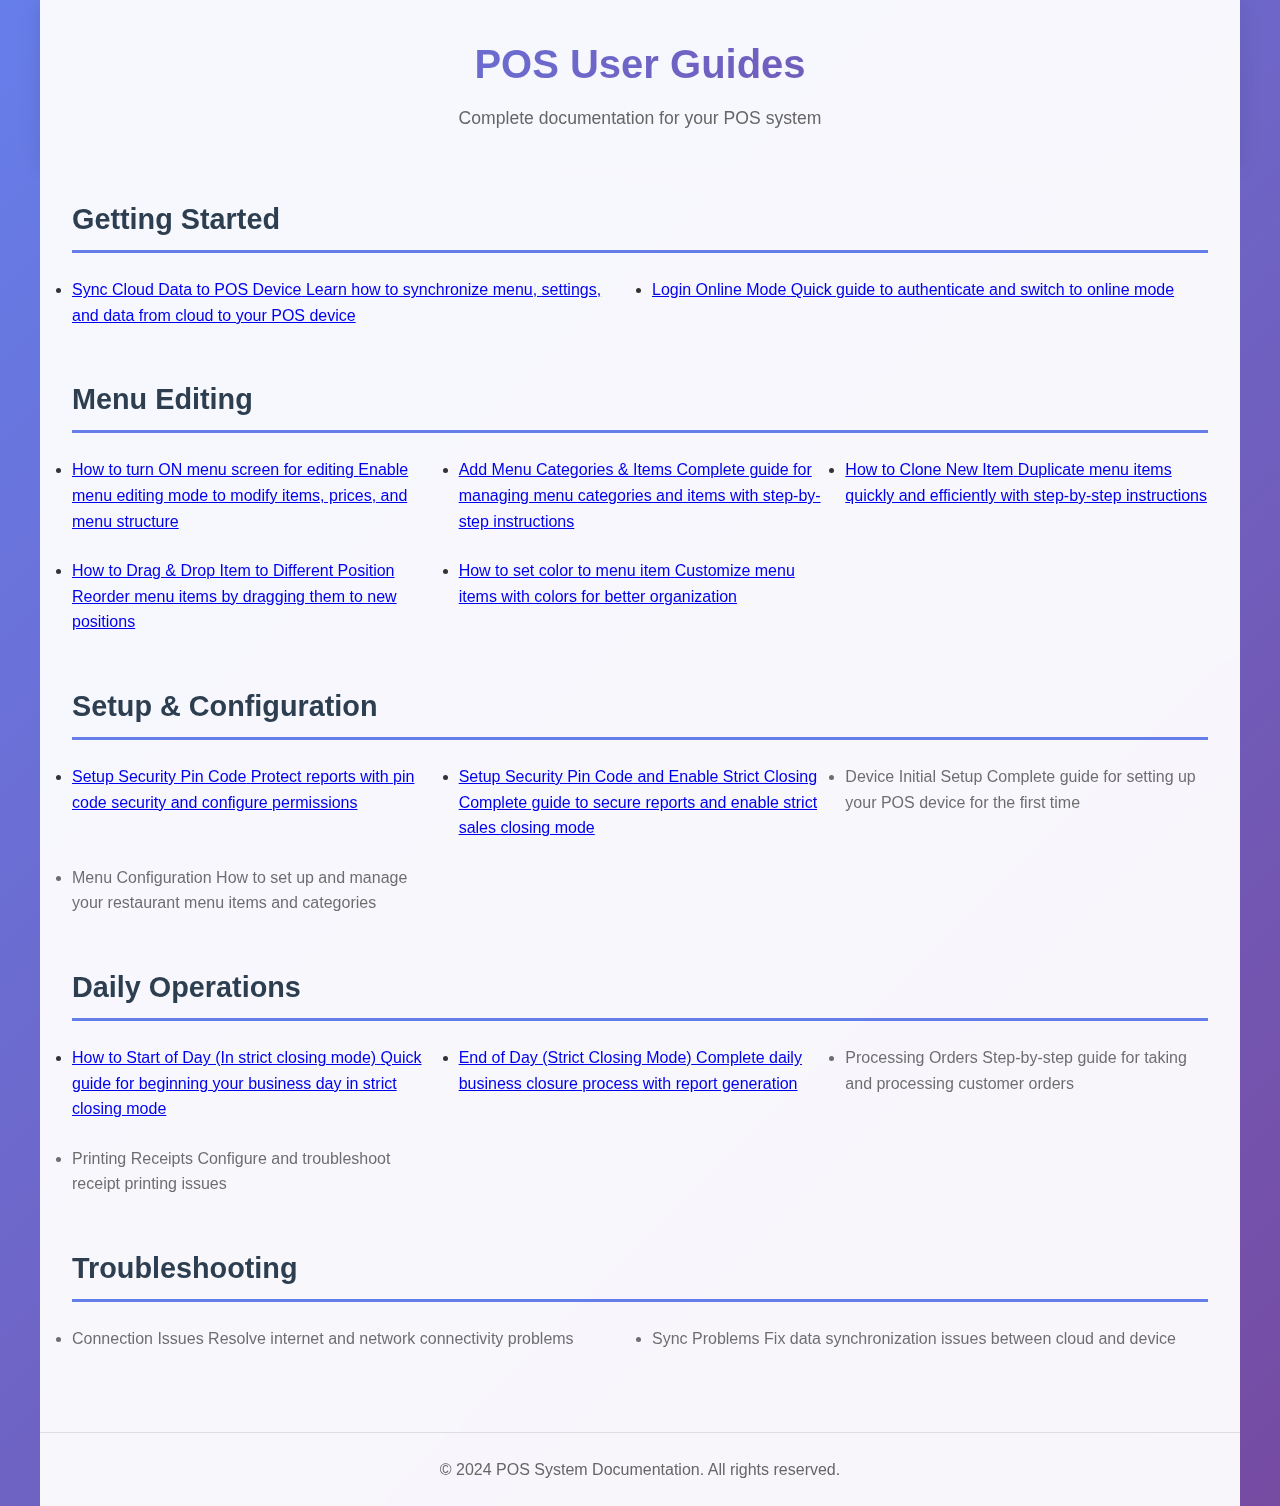
<file: index.html>
<!DOCTYPE html>
<html lang="en">
<head>
    <meta charset="UTF-8">
    <meta name="viewport" content="width=device-width, initial-scale=1.0">
    <title>POS System User Guides</title>
    <link rel="stylesheet" href="home-styles.css">
</head>
<body>
    <div class="container">
        <header class="main-header">
            <h1>POS User Guides</h1>
            <p class="header-subtitle">Complete documentation for your POS system</p>
        </header>

        <main class="guides-grid">
            <!-- Getting Started Category -->
            <section class="category-section">
                <h2 class="category-title">Getting Started</h2>
                <ul class="guides-list">
                    <li>
                        <a href="getting-started/sync-cloud-data/index.html" class="guide-link">
                            <span class="guide-title">Sync Cloud Data to POS Device</span>
                            <span class="guide-description">Learn how to synchronize menu, settings, and data from cloud to your POS device</span>
                        </a>
                    </li>
                    <li>
                        <a href="getting-started/login-online/index.html" class="guide-link">
                            <span class="guide-title">Login Online Mode</span>
                            <span class="guide-description">Quick guide to authenticate and switch to online mode</span>
                        </a>
                    </li>
                </ul>
            </section>

            <!-- Menu Editing Category -->
            <section class="category-section">
                <h2 class="category-title">Menu Editing</h2>
                <ul class="guides-list">
                    <li>
                        <a href="edit-menu/goto-edit-menu-screen/index.html" class="guide-link">
                            <span class="guide-title">How to turn ON menu screen for editing</span>
                            <span class="guide-description">Enable menu editing mode to modify items, prices, and menu structure</span>
                        </a>
                    </li>
                    <li>
                        <a href="edit-menu/simple-category-items/index.html" class="guide-link">
                            <span class="guide-title">Add Menu Categories & Items</span>
                            <span class="guide-description">Complete guide for managing menu categories and items with step-by-step instructions</span>
                        </a>
                    </li>
                    <li>
                        <a href="edit-menu/clone-new-item/index.html" class="guide-link">
                            <span class="guide-title">How to Clone New Item</span>
                            <span class="guide-description">Duplicate menu items quickly and efficiently with step-by-step instructions</span>
                        </a>
                    </li>
                    <li>
                        <a href="edit-menu/drag-drop-item/index.html" class="guide-link">
                            <span class="guide-title">How to Drag & Drop Item to Different Position</span>
                            <span class="guide-description">Reorder menu items by dragging them to new positions</span>
                        </a>
                    </li>
                    <li>
                        <a href="edit-menu/apply-item-color/index.html" class="guide-link">
                            <span class="guide-title">How to set color to menu item</span>
                            <span class="guide-description">Customize menu items with colors for better organization</span>
                        </a>
                    </li>
                </ul>
            </section>

            <!-- Setup & Configuration Category -->
            <section class="category-section">
                <h2 class="category-title">Setup & Configuration</h2>
                <ul class="guides-list">
                    <li>
                        <a href="setup/set-security-pincode/index.html" class="guide-link">
                            <span class="guide-title">Setup Security Pin Code</span>
                            <span class="guide-description">Protect reports with pin code security and configure permissions</span>
                        </a>
                    </li>
                    <li>
                        <a href="setup/setup-strict-closing/index.html" class="guide-link">
                            <span class="guide-title">Setup Security Pin Code and Enable Strict Closing</span>
                            <span class="guide-description">Complete guide to secure reports and enable strict sales closing mode</span>
                        </a>
                    </li>
                    <li class="coming-soon">
                        <span class="guide-title">Device Initial Setup</span>
                        <span class="guide-description">Complete guide for setting up your POS device for the first time</span>
                    </li>
                    <li class="coming-soon">
                        <span class="guide-title">Menu Configuration</span>
                        <span class="guide-description">How to set up and manage your restaurant menu items and categories</span>
                    </li>
                </ul>
            </section>

            <!-- Daily Operations Category -->
            <section class="category-section">
                <h2 class="category-title">Daily Operations</h2>
                <ul class="guides-list">
                    <li>
                        <a href="operation/start-of-day/index.html" class="guide-link">
                            <span class="guide-title">How to Start of Day (In strict closing mode)</span>
                            <span class="guide-description">Quick guide for beginning your business day in strict closing mode</span>
                        </a>
                    </li>
                    <li>
                        <a href="operation/end-of-day/index.html" class="guide-link">
                            <span class="guide-title">End of Day (Strict Closing Mode)</span>
                            <span class="guide-description">Complete daily business closure process with report generation</span>
                        </a>
                    </li>
                    <li class="coming-soon">
                        <span class="guide-title">Processing Orders</span>
                        <span class="guide-description">Step-by-step guide for taking and processing customer orders</span>
                    </li>
                    <li class="coming-soon">
                        <span class="guide-title">Printing Receipts</span>
                        <span class="guide-description">Configure and troubleshoot receipt printing issues</span>
                    </li>
                </ul>
            </section>

            <!-- Troubleshooting Category -->
            <section class="category-section">
                <h2 class="category-title">Troubleshooting</h2>
                <ul class="guides-list">
                    <li class="coming-soon">
                        <span class="guide-title">Connection Issues</span>
                        <span class="guide-description">Resolve internet and network connectivity problems</span>
                    </li>
                    <li class="coming-soon">
                        <span class="guide-title">Sync Problems</span>
                        <span class="guide-description">Fix data synchronization issues between cloud and device</span>
                    </li>
                </ul>
            </section>
        </main>

        <footer class="main-footer">
            <p>&copy; 2024 POS System Documentation. All rights reserved.</p>
        </footer>
    </div>
</body>
</html>
</file>
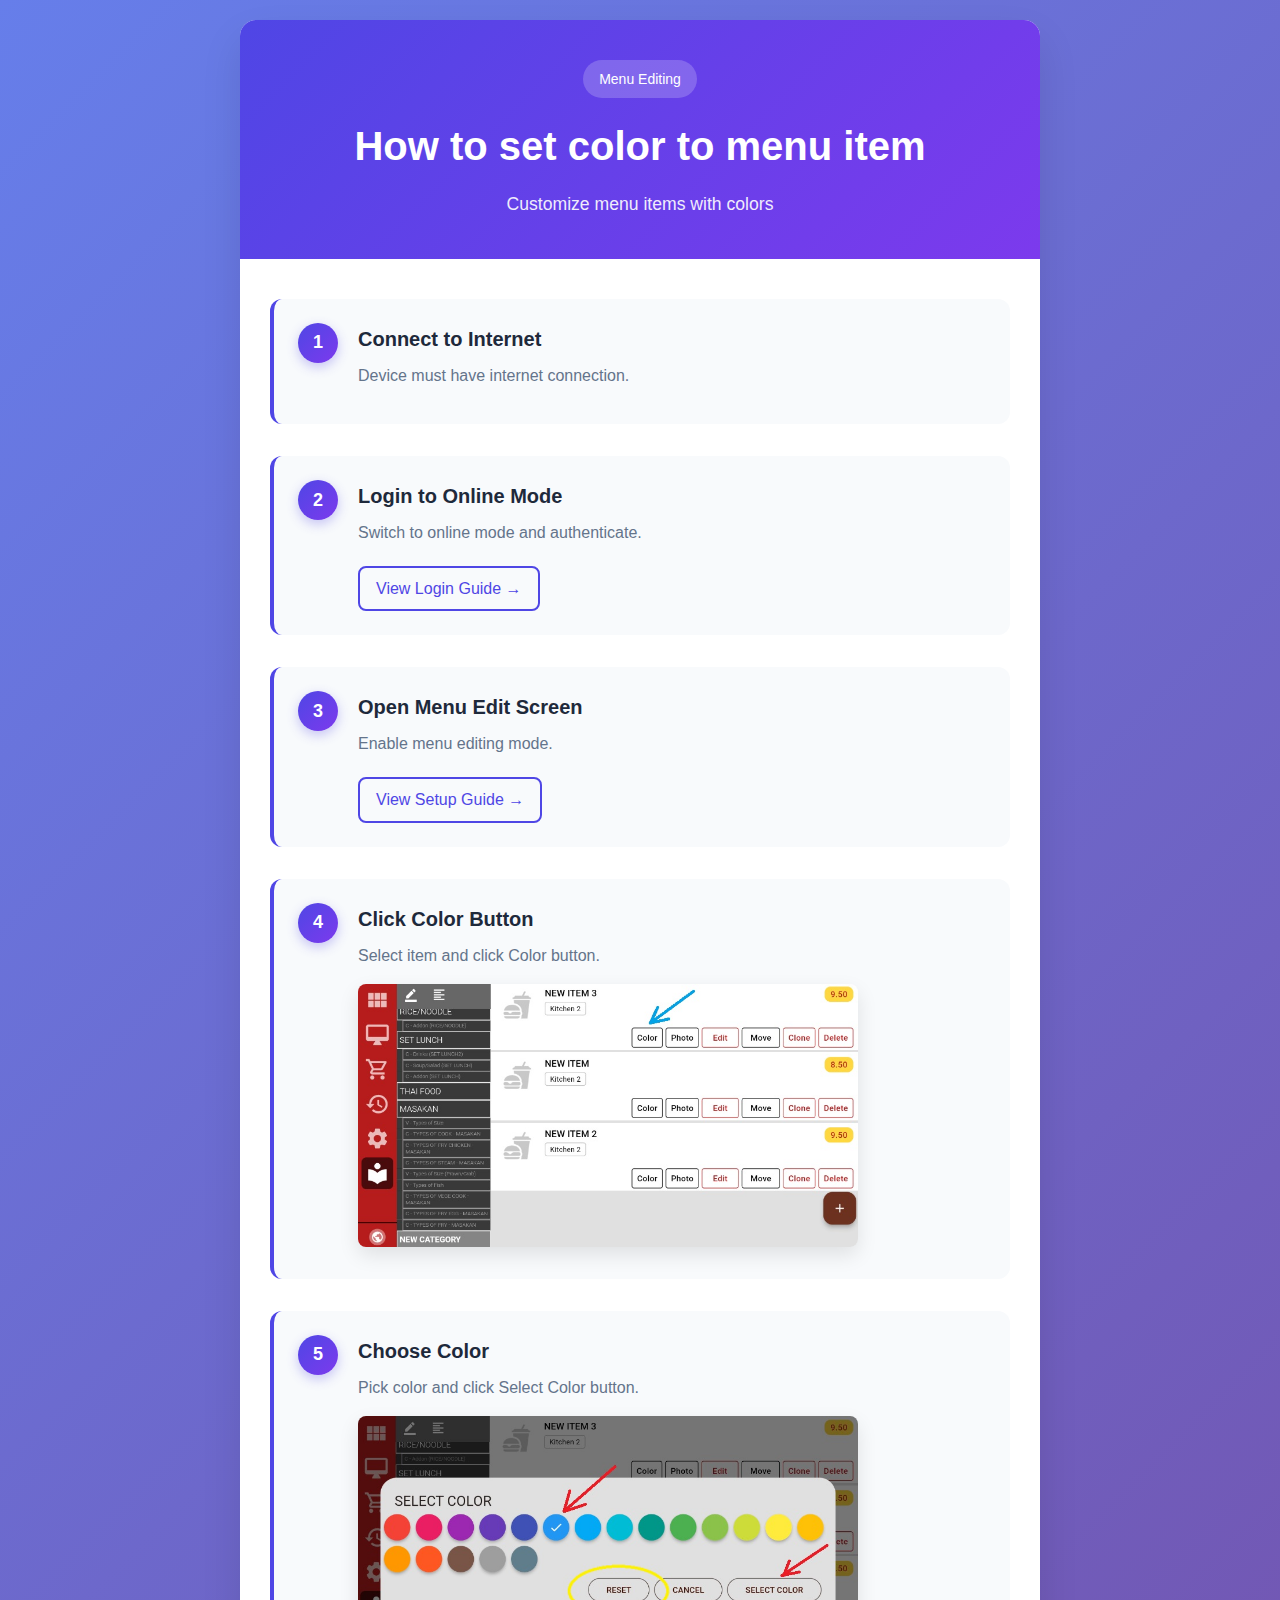
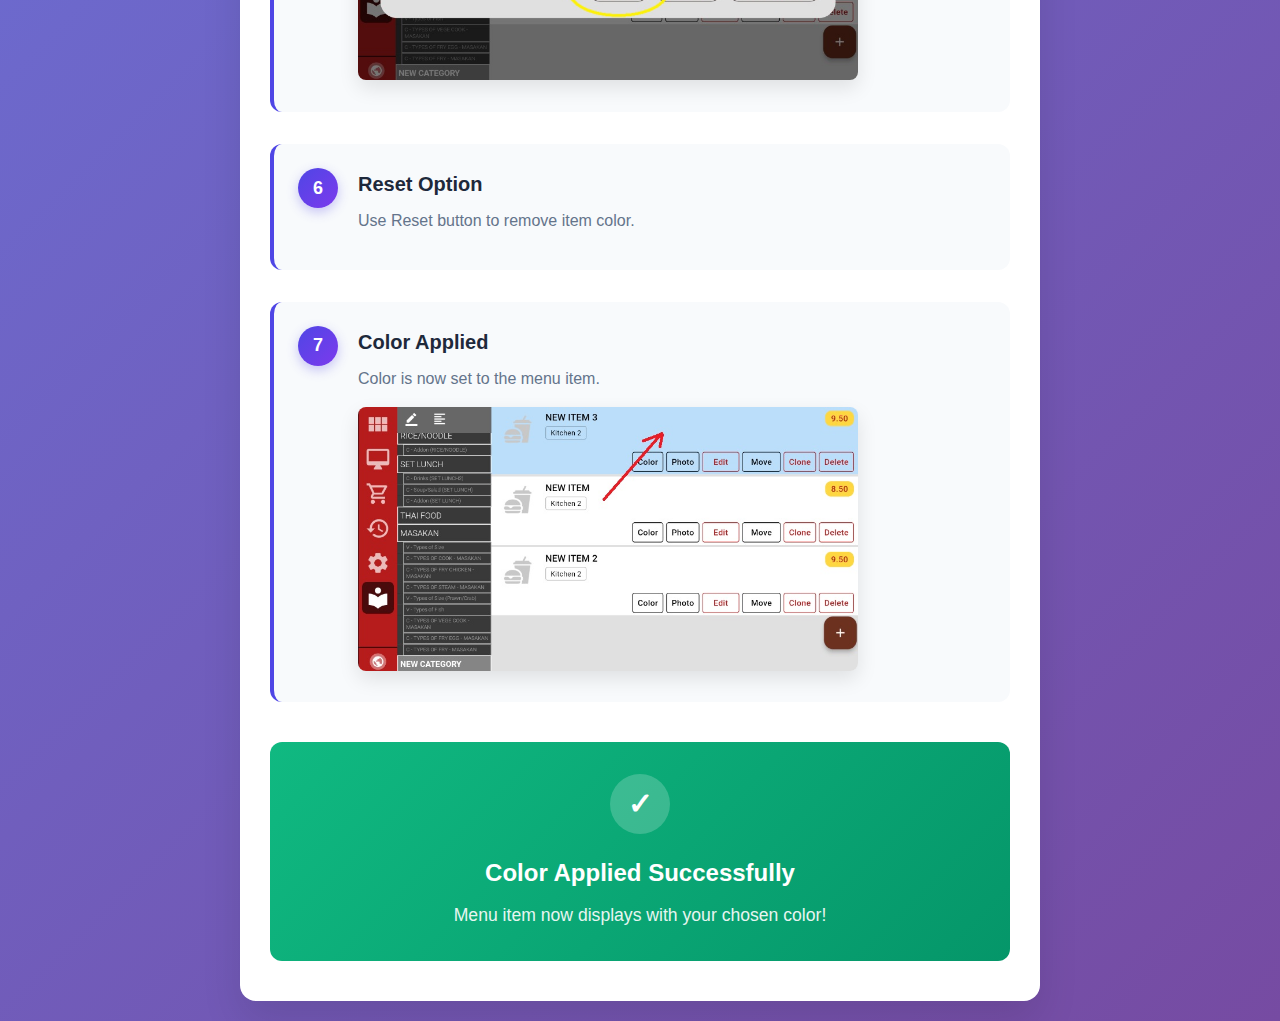
<file: edit-menu/apply-item-color/index.html>
<!DOCTYPE html>
<html lang="en">
<head>
    <meta charset="UTF-8">
    <meta name="viewport" content="width=device-width, initial-scale=1.0">
    <title>Apply Color to Menu Item Guide</title>
    <link rel="stylesheet" href="styles.css">
</head>
<body>
    <div class="container">
        <header class="guide-header">
            <span class="category">Menu Editing</span>
            <h1>How to set color to menu item</h1>
            <p class="subtitle">Customize menu items with colors</p>
        </header>

        <main class="guide-content">
            <div class="step">
                <div class="step-number">1</div>
                <div class="step-content">
                    <h3>Connect to Internet</h3>
                    <p>Device must have internet connection.</p>
                </div>
            </div>

            <div class="step">
                <div class="step-number">2</div>
                <div class="step-content">
                    <h3>Login to Online Mode</h3>
                    <p>Switch to online mode and authenticate.</p>
                    <a href="../../getting-started/login-online/index.html" class="guide-link">View Login Guide →</a>
                </div>
            </div>

            <div class="step">
                <div class="step-number">3</div>
                <div class="step-content">
                    <h3>Open Menu Edit Screen</h3>
                    <p>Enable menu editing mode.</p>
                    <a href="../goto-edit-menu-screen/index.html" class="guide-link">View Setup Guide →</a>
                </div>
            </div>

            <div class="step">
                <div class="step-number">4</div>
                <div class="step-content">
                    <h3>Click Color Button</h3>
                    <p>Select item and click Color button.</p>
                    <div class="image-container">
                        <img src="image1.jpg" alt="Click Color button from selected menu item" class="guide-image">
                    </div>
                </div>
            </div>

            <div class="step">
                <div class="step-number">5</div>
                <div class="step-content">
                    <h3>Choose Color</h3>
                    <p>Pick color and click Select Color button.</p>
                    <div class="image-container">
                        <img src="image2.jpg" alt="Select color from color palette and click Select Color" class="guide-image">
                    </div>
                </div>
            </div>

            <div class="step">
                <div class="step-number">6</div>
                <div class="step-content">
                    <h3>Reset Option</h3>
                    <p>Use Reset button to remove item color.</p>
                </div>
            </div>

            <div class="step">
                <div class="step-number">7</div>
                <div class="step-content">
                    <h3>Color Applied</h3>
                    <p>Color is now set to the menu item.</p>
                    <div class="image-container">
                        <img src="image3.jpg" alt="Menu item with applied color" class="guide-image">
                    </div>
                </div>
            </div>

            <div class="completion">
                <div class="success-icon">✓</div>
                <h3>Color Applied Successfully</h3>
                <p>Menu item now displays with your chosen color!</p>
            </div>
        </main>
    </div>
</body>
</html>
</file>
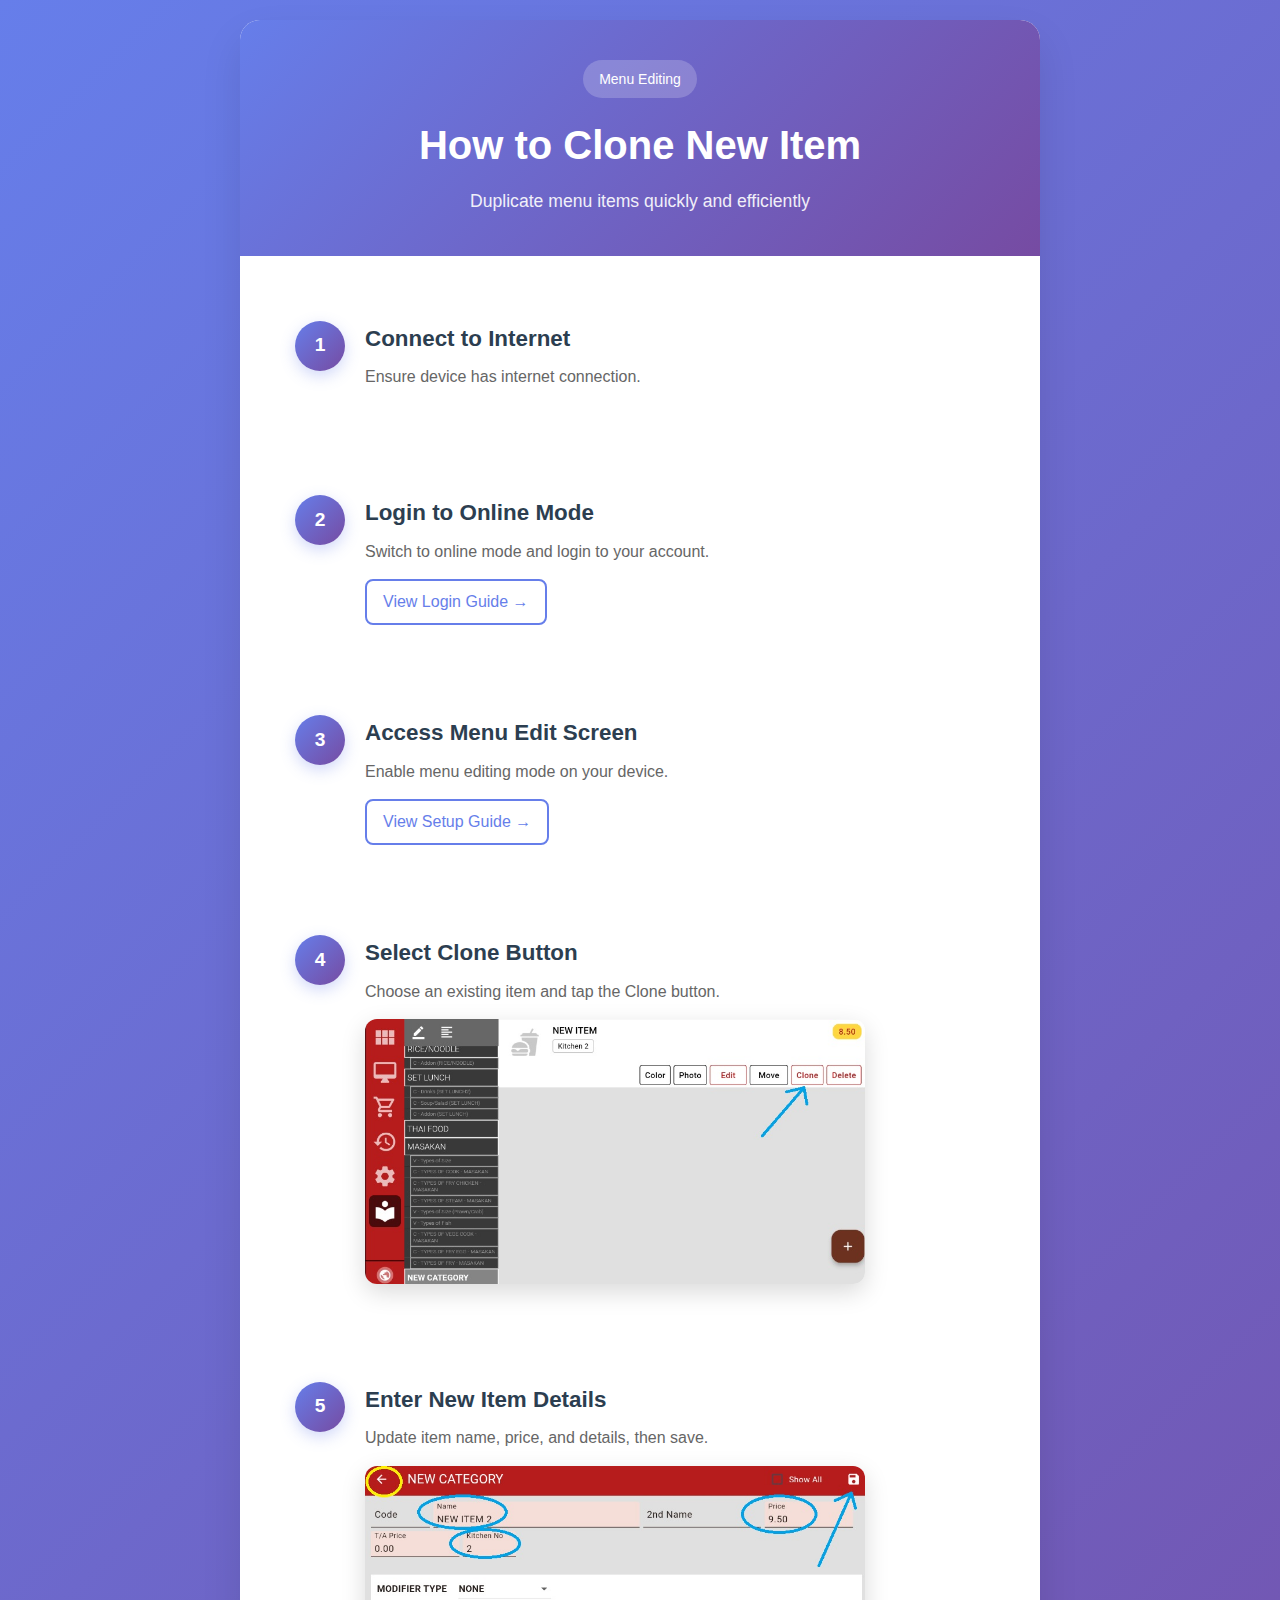
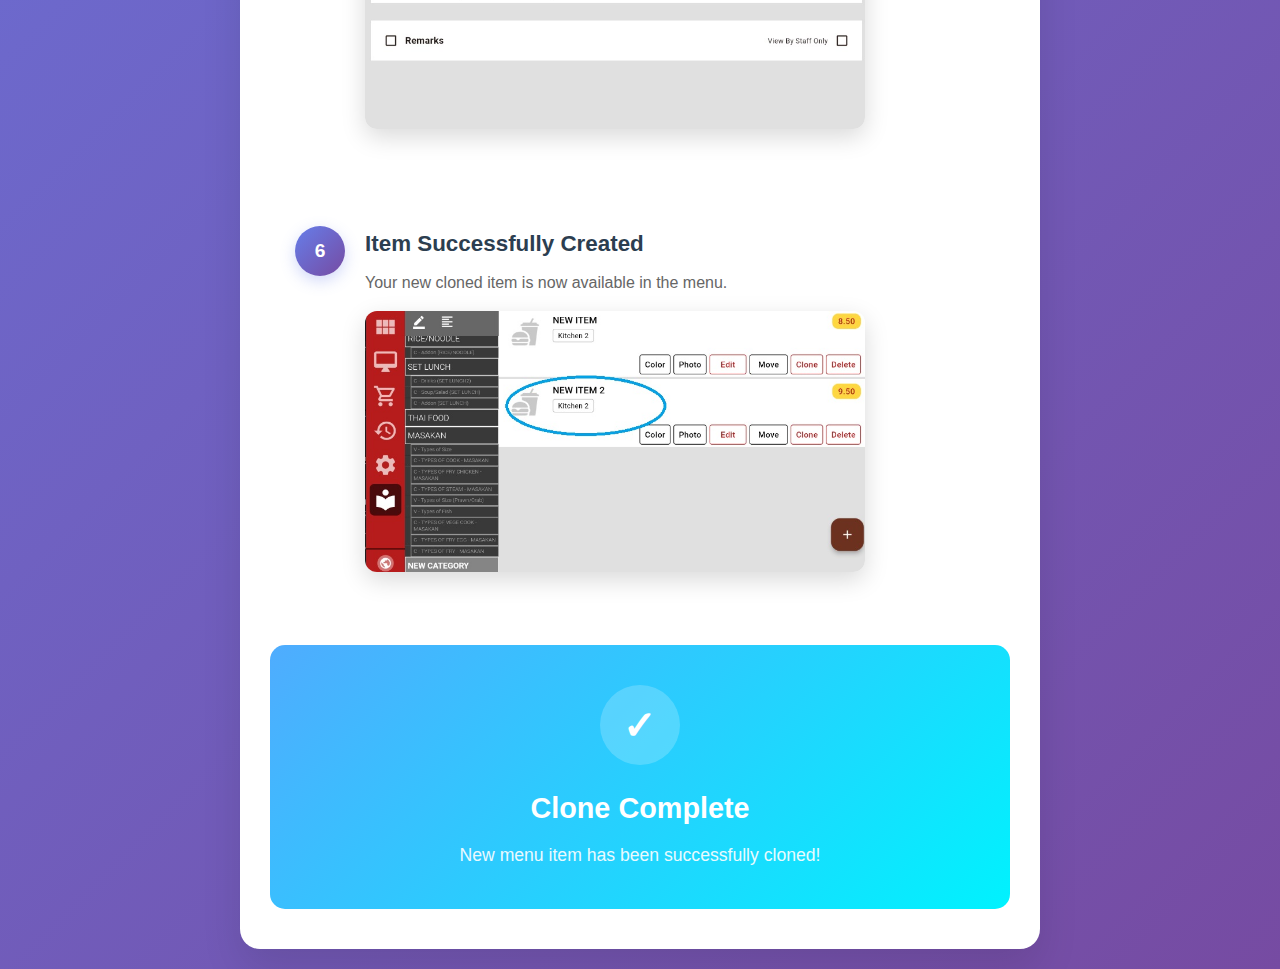
<file: edit-menu/clone-new-item/index.html>
<!DOCTYPE html>
<html lang="en">
<head>
    <meta charset="UTF-8">
    <meta name="viewport" content="width=device-width, initial-scale=1.0">
    <title>Clone New Item Guide</title>
    <link rel="stylesheet" href="styles.css">
</head>
<body>
    <div class="container">
        <header class="guide-header">
            <span class="category">Menu Editing</span>
            <h1>How to Clone New Item</h1>
            <p class="subtitle">Duplicate menu items quickly and efficiently</p>
        </header>

        <main class="guide-content">
            <div class="step">
                <div class="step-number">1</div>
                <div class="step-content">
                    <h3>Connect to Internet</h3>
                    <p>Ensure device has internet connection.</p>
                </div>
            </div>

            <div class="step">
                <div class="step-number">2</div>
                <div class="step-content">
                    <h3>Login to Online Mode</h3>
                    <p>Switch to online mode and login to your account.</p>
                    <a href="../../getting-started/login-online/index.html" class="guide-link">View Login Guide →</a>
                </div>
            </div>

            <div class="step">
                <div class="step-number">3</div>
                <div class="step-content">
                    <h3>Access Menu Edit Screen</h3>
                    <p>Enable menu editing mode on your device.</p>
                    <a href="../goto-edit-menu-screen/index.html" class="guide-link">View Setup Guide →</a>
                </div>
            </div>

            <div class="step">
                <div class="step-number">4</div>
                <div class="step-content">
                    <h3>Select Clone Button</h3>
                    <p>Choose an existing item and tap the Clone button.</p>
                    <div class="image-container">
                        <img src="image1.jpg" alt="Clone button selection" class="guide-image">
                    </div>
                </div>
            </div>

            <div class="step">
                <div class="step-number">5</div>
                <div class="step-content">
                    <h3>Enter New Item Details</h3>
                    <p>Update item name, price, and details, then save.</p>
                    <div class="image-container">
                        <img src="image2.jpg" alt="Enter new item details" class="guide-image">
                    </div>
                </div>
            </div>

            <div class="step">
                <div class="step-number">6</div>
                <div class="step-content">
                    <h3>Item Successfully Created</h3>
                    <p>Your new cloned item is now available in the menu.</p>
                    <div class="image-container">
                        <img src="image3.jpg" alt="New item created successfully" class="guide-image">
                    </div>
                </div>
            </div>

            <div class="completion">
                <div class="success-icon">✓</div>
                <h3>Clone Complete</h3>
                <p>New menu item has been successfully cloned!</p>
            </div>
        </main>
    </div>
</body>
</html>
</file>
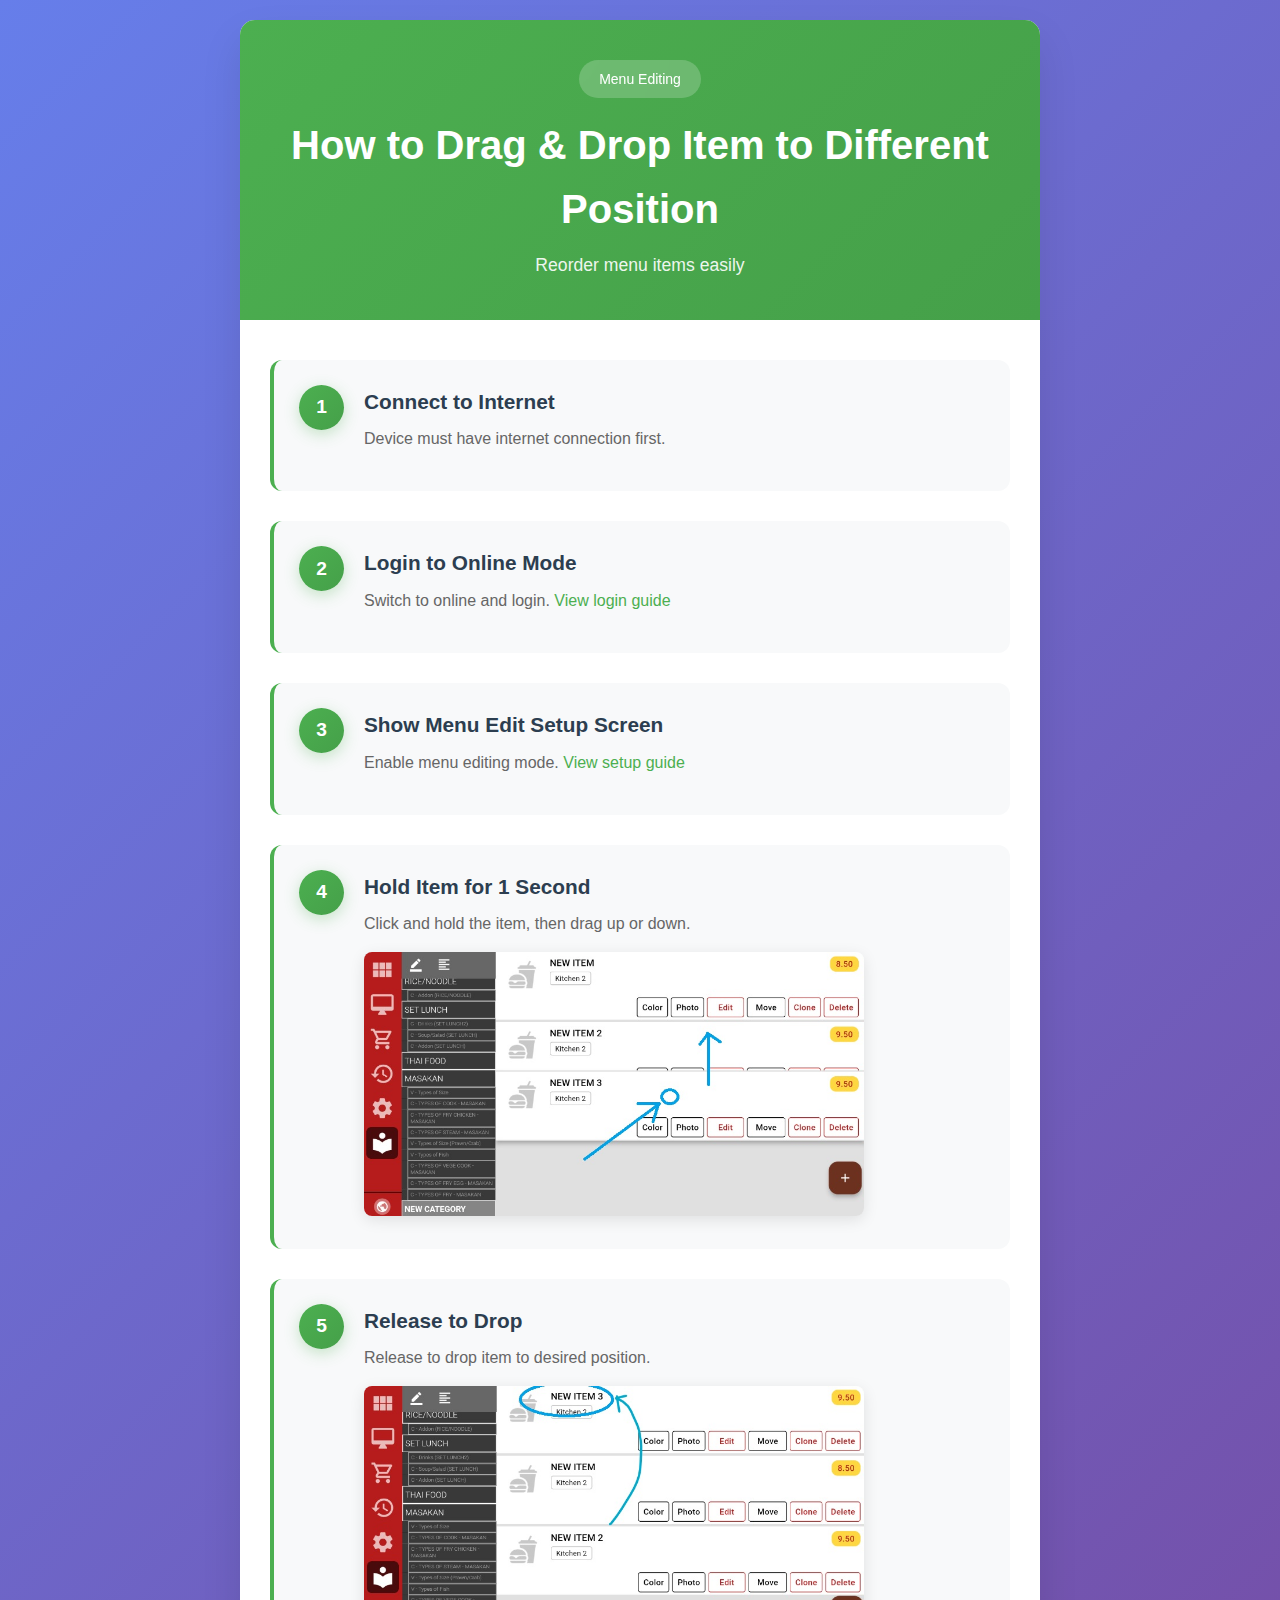
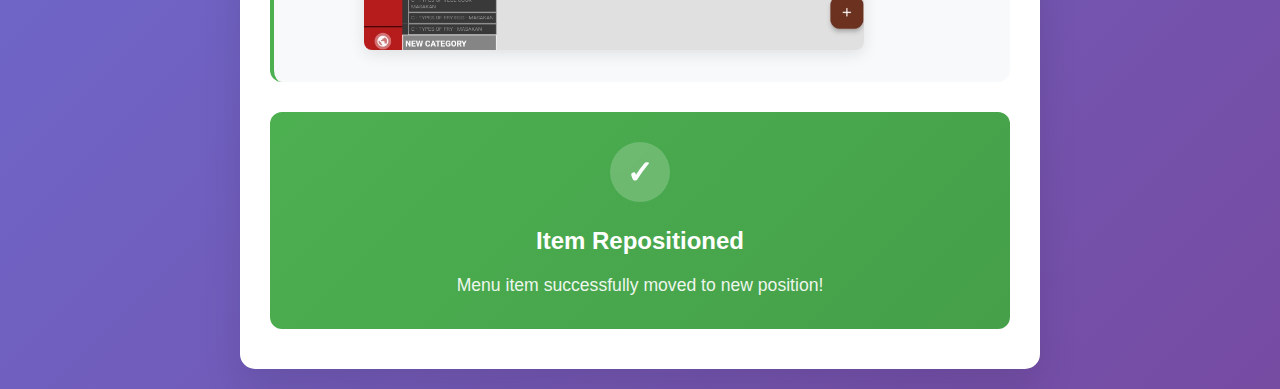
<file: edit-menu/drag-drop-item/index.html>
<!DOCTYPE html>
<html lang="en">
<head>
    <meta charset="UTF-8">
    <meta name="viewport" content="width=device-width, initial-scale=1.0">
    <title>POS Menu Item Drag & Drop Guide</title>
    <link rel="stylesheet" href="styles.css">
</head>
<body>
    <div class="container">
        <header class="guide-header">
            <span class="category">Menu Editing</span>
            <h1>How to Drag & Drop Item to Different Position</h1>
            <p class="subtitle">Reorder menu items easily</p>
        </header>

        <main class="guide-content">
            <div class="step">
                <div class="step-number">1</div>
                <div class="step-content">
                    <h3>Connect to Internet</h3>
                    <p>Device must have internet connection first.</p>
                </div>
            </div>

            <div class="step">
                <div class="step-number">2</div>
                <div class="step-content">
                    <h3>Login to Online Mode</h3>
                    <p>Switch to online and login. <a href="../../getting-started/login-online/index.html" class="guide-link">View login guide</a></p>
                </div>
            </div>

            <div class="step">
                <div class="step-number">3</div>
                <div class="step-content">
                    <h3>Show Menu Edit Setup Screen</h3>
                    <p>Enable menu editing mode. <a href="../goto-edit-menu-screen/index.html" class="guide-link">View setup guide</a></p>
                </div>
            </div>

            <div class="step">
                <div class="step-number">4</div>
                <div class="step-content">
                    <h3>Hold Item for 1 Second</h3>
                    <p>Click and hold the item, then drag up or down.</p>
                    <div class="image-container">
                        <img src="image1.jpg" alt="Click and hold item to drag" class="guide-image">
                    </div>
                </div>
            </div>

            <div class="step">
                <div class="step-number">5</div>
                <div class="step-content">
                    <h3>Release to Drop</h3>
                    <p>Release to drop item to desired position.</p>
                    <div class="image-container">
                        <img src="image2.jpg" alt="Release to drop item in new position" class="guide-image">
                    </div>
                </div>
            </div>

            <div class="completion">
                <div class="success-icon">✓</div>
                <h3>Item Repositioned</h3>
                <p>Menu item successfully moved to new position!</p>
            </div>
        </main>
    </div>
</body>
</html>
</file>
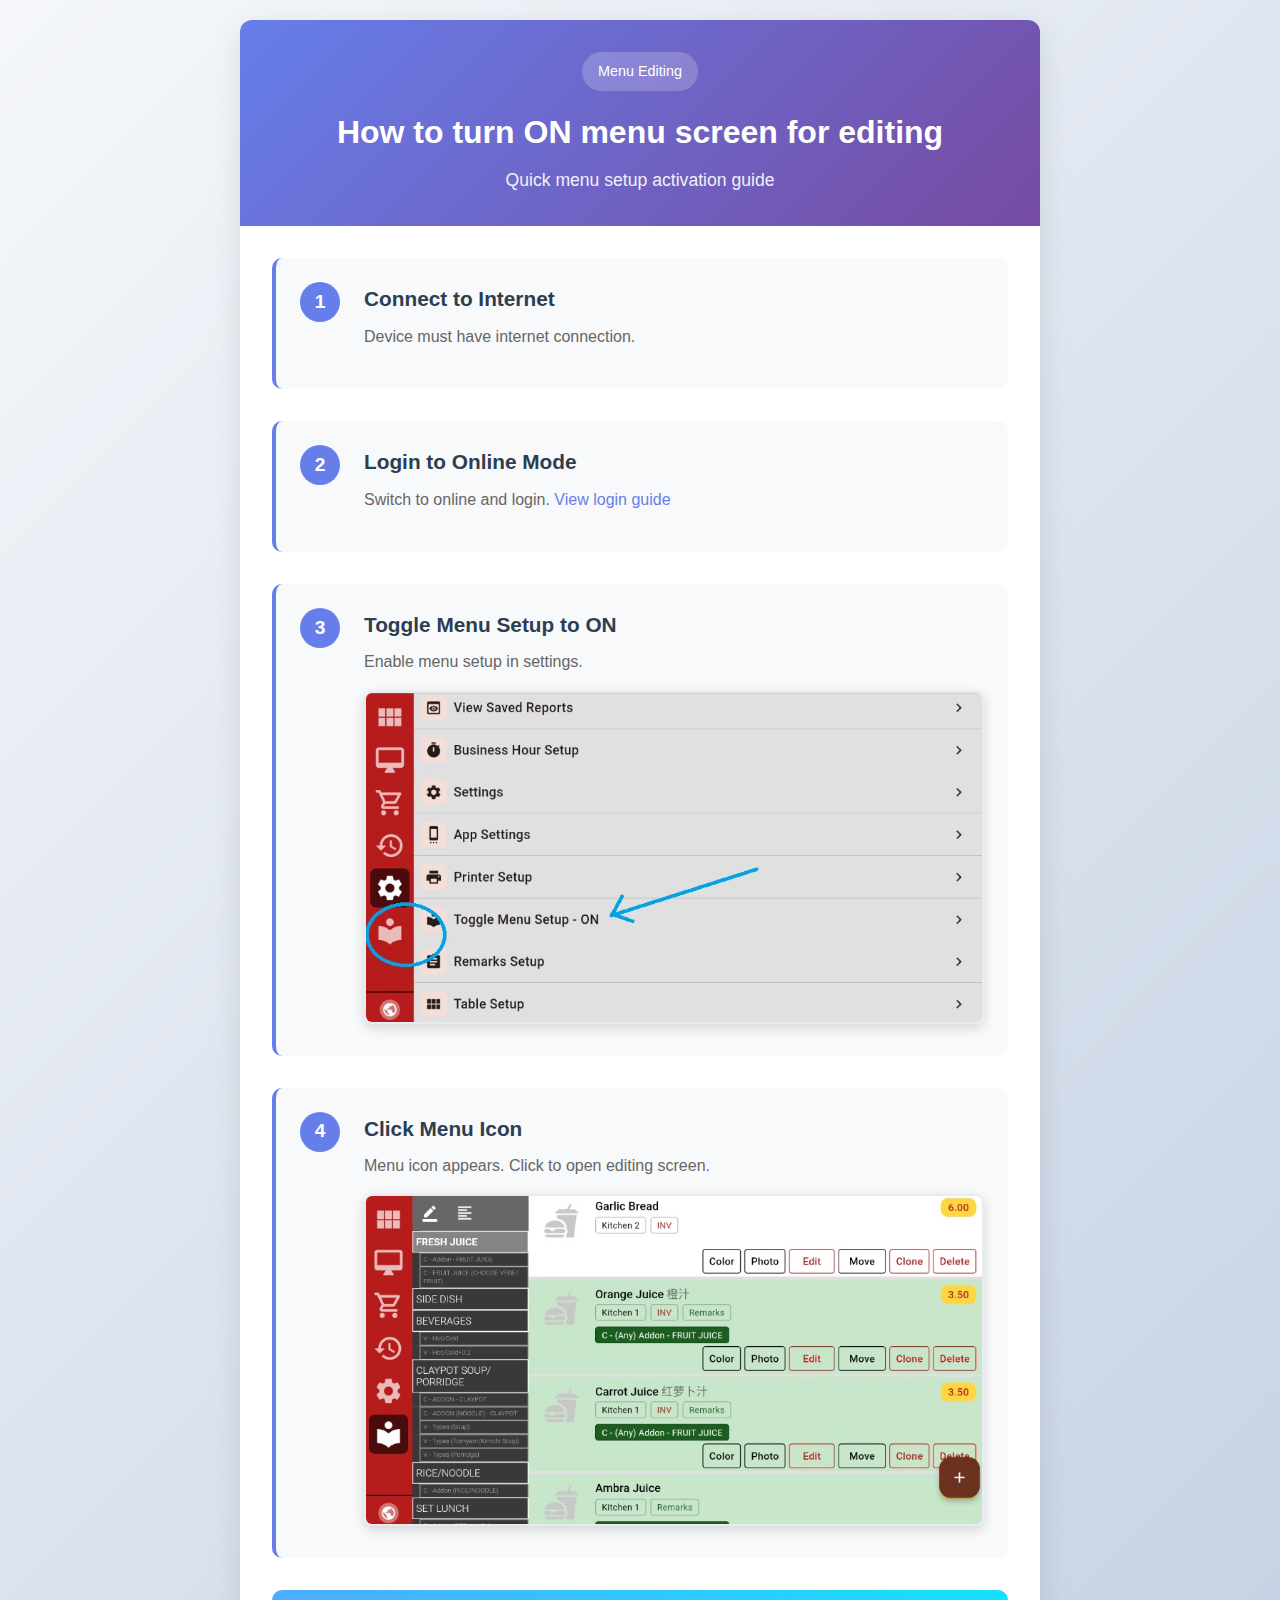
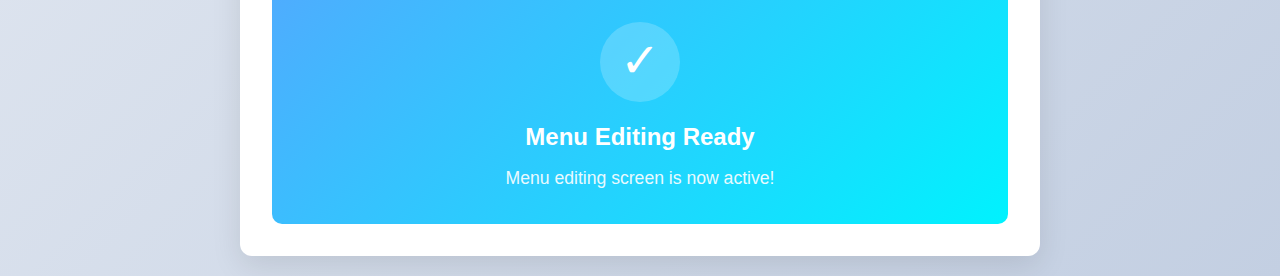
<file: edit-menu/goto-edit-menu-screen/index.html>
<!DOCTYPE html>
<html lang="en">
<head>
    <meta charset="UTF-8">
    <meta name="viewport" content="width=device-width, initial-scale=1.0">
    <title>POS Menu Editing Guide</title>
    <link rel="stylesheet" href="styles.css">
</head>
<body>
    <div class="container">
        <header class="guide-header">
            <span class="category">Menu Editing</span>
            <h1>How to turn ON menu screen for editing</h1>
            <p class="subtitle">Quick menu setup activation guide</p>
        </header>

        <main class="guide-content">
            <div class="step">
                <div class="step-number">1</div>
                <div class="step-content">
                    <h3>Connect to Internet</h3>
                    <p>Device must have internet connection.</p>
                </div>
            </div>

            <div class="step">
                <div class="step-number">2</div>
                <div class="step-content">
                    <h3>Login to Online Mode</h3>
                    <p>Switch to online and login. <a href="../../getting-started/login-online/index.html" class="guide-link">View login guide</a></p>
                </div>
            </div>

            <div class="step">
                <div class="step-number">3</div>
                <div class="step-content">
                    <h3>Toggle Menu Setup to ON</h3>
                    <p>Enable menu setup in settings.</p>
                    <div class="image-container">
                        <img src="image1.jpg" alt="Toggle Menu Setup to ON" class="guide-image">
                    </div>
                </div>
            </div>

            <div class="step">
                <div class="step-number">4</div>
                <div class="step-content">
                    <h3>Click Menu Icon</h3>
                    <p>Menu icon appears. Click to open editing screen.</p>
                    <div class="image-container">
                        <img src="image2.jpg" alt="Click menu icon to display editing screen" class="guide-image">
                    </div>
                </div>
            </div>

            <div class="completion">
                <div class="success-icon">✓</div>
                <h3>Menu Editing Ready</h3>
                <p>Menu editing screen is now active!</p>
            </div>
        </main>
    </div>
</body>
</html>
</file>
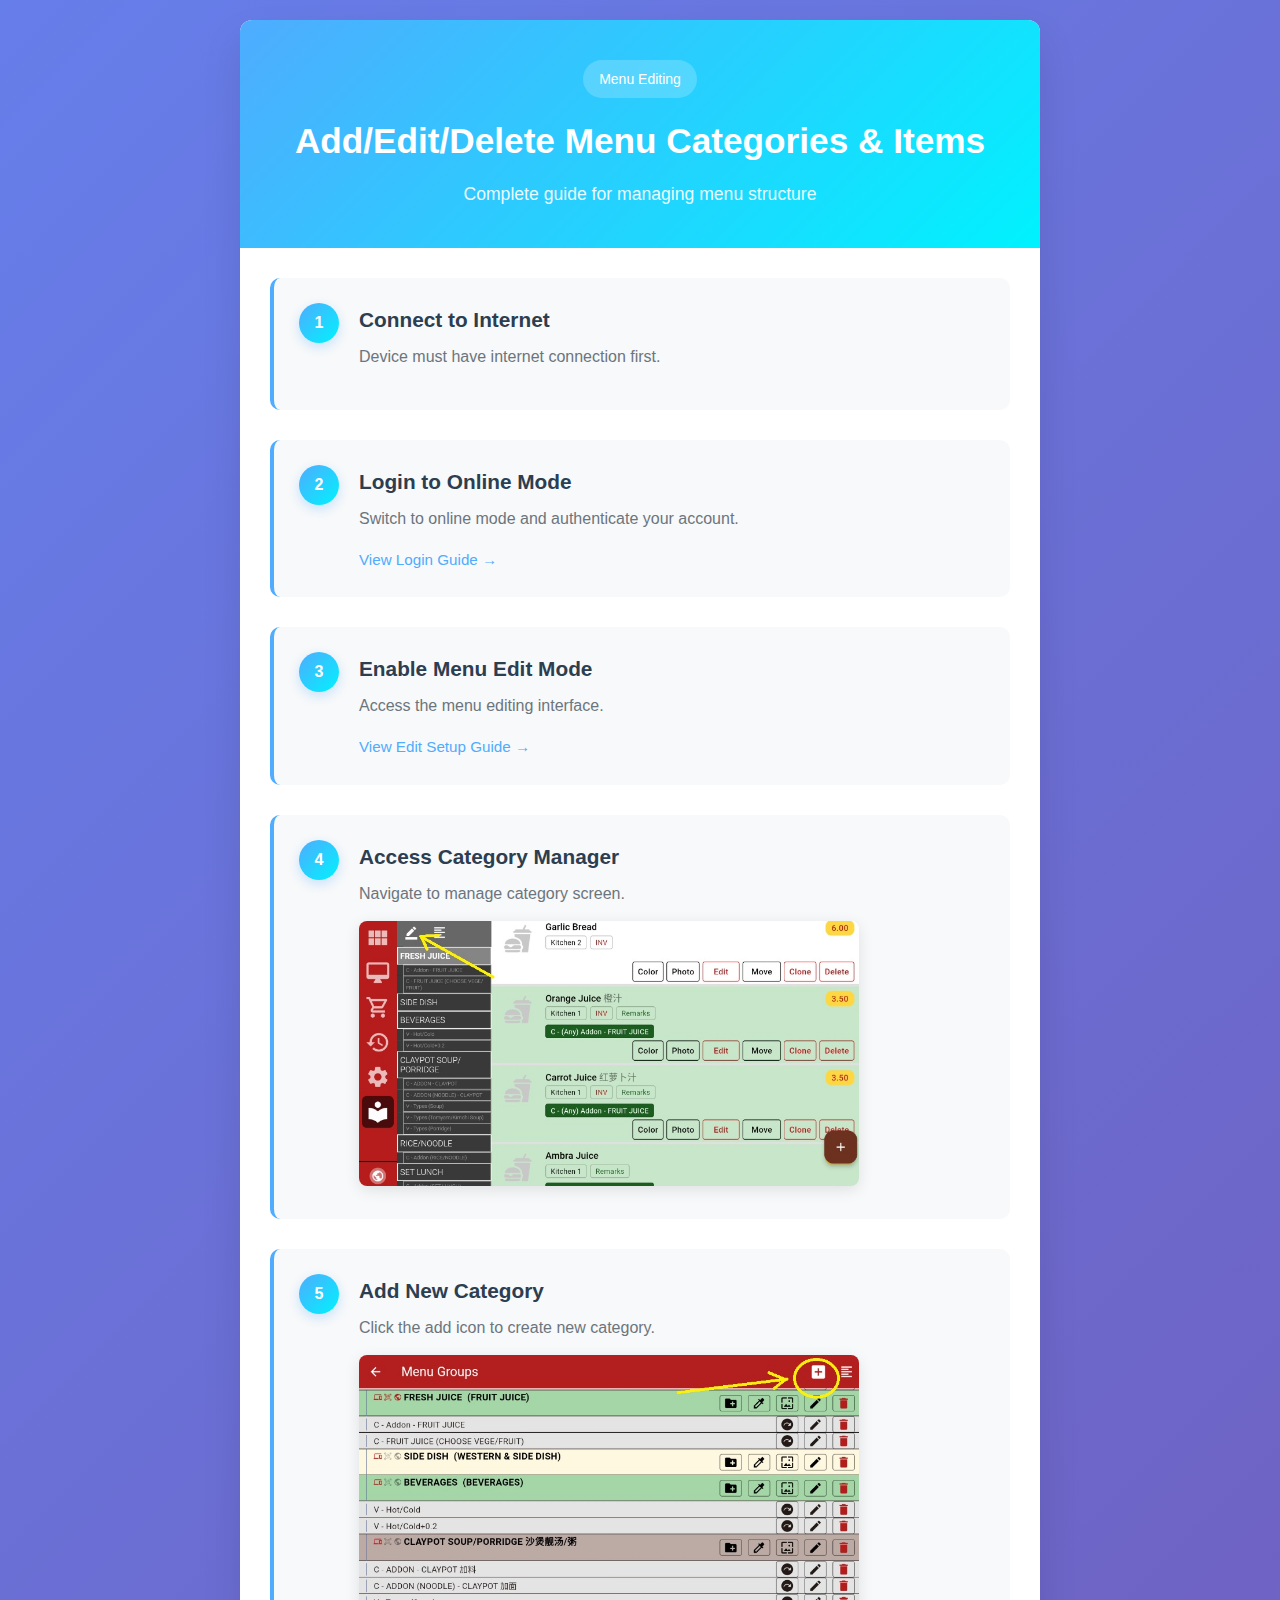
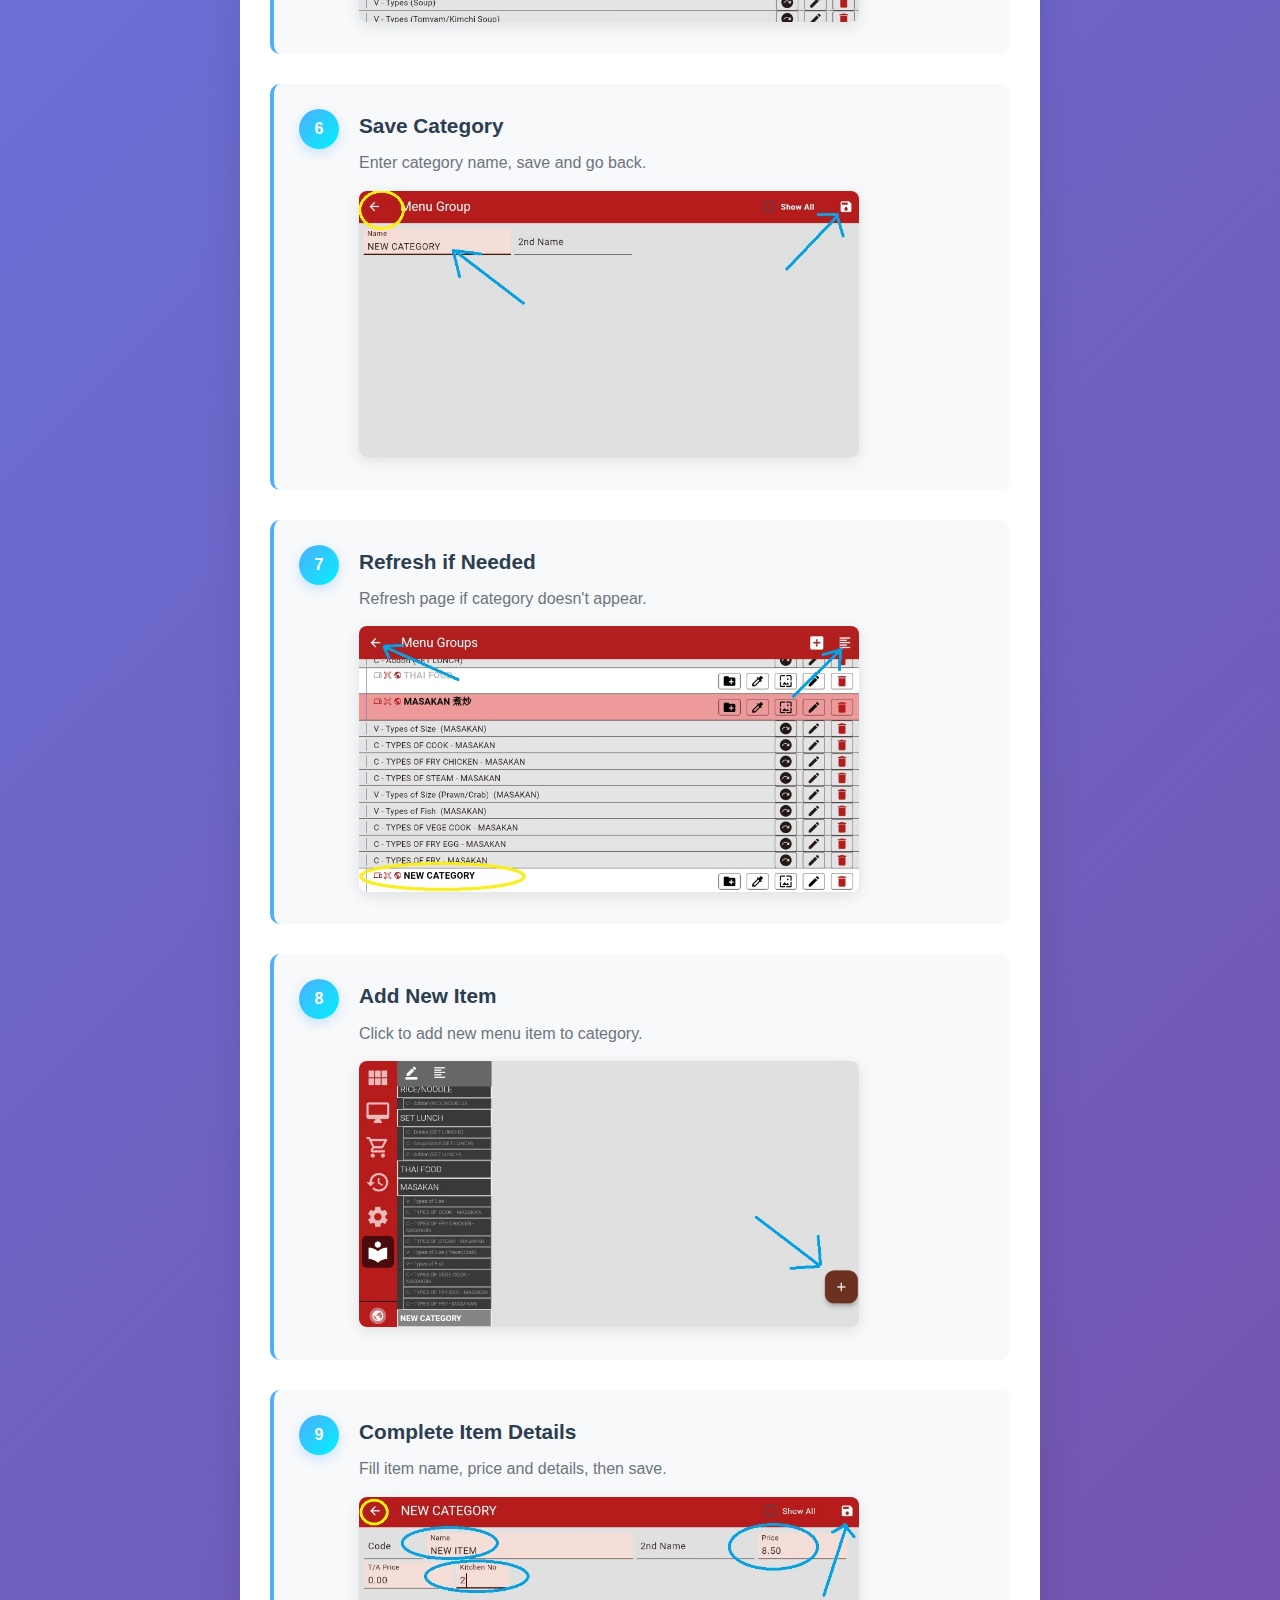
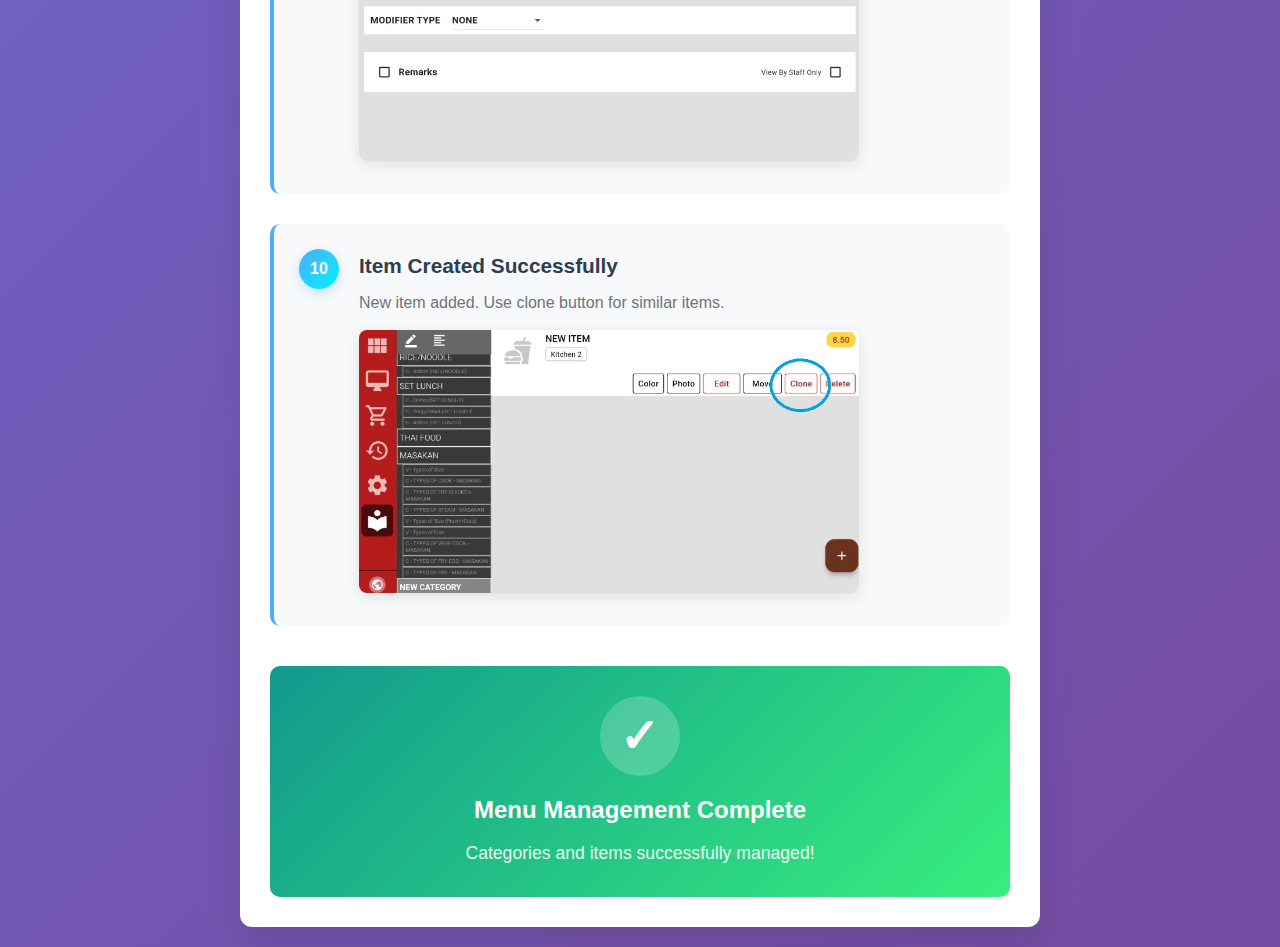
<file: edit-menu/simple-category-items/index.html>
<!DOCTYPE html>
<html lang="en">
<head>
    <meta charset="UTF-8">
    <meta name="viewport" content="width=device-width, initial-scale=1.0">
    <title>Menu Category & Items Management Guide</title>
    <link rel="stylesheet" href="styles.css">
</head>
<body>
    <div class="container">
        <header class="guide-header">
            <span class="category">Menu Editing</span>
            <h1>Add/Edit/Delete Menu Categories & Items</h1>
            <p class="subtitle">Complete guide for managing menu structure</p>
        </header>

        <main class="guide-content">
            <div class="step">
                <div class="step-number">1</div>
                <div class="step-content">
                    <h3>Connect to Internet</h3>
                    <p>Device must have internet connection first.</p>
                </div>
            </div>

            <div class="step">
                <div class="step-number">2</div>
                <div class="step-content">
                    <h3>Login to Online Mode</h3>
                    <p>Switch to online mode and authenticate your account.</p>
                    <a href="../../getting-started/login-online/index.html" class="guide-link">View Login Guide →</a>
                </div>
            </div>

            <div class="step">
                <div class="step-number">3</div>
                <div class="step-content">
                    <h3>Enable Menu Edit Mode</h3>
                    <p>Access the menu editing interface.</p>
                    <a href="../goto-edit-menu-screen/index.html" class="guide-link">View Edit Setup Guide →</a>
                </div>
            </div>

            <div class="step">
                <div class="step-number">4</div>
                <div class="step-content">
                    <h3>Access Category Manager</h3>
                    <p>Navigate to manage category screen.</p>
                    <div class="image-container">
                        <img src="image1.jpg" alt="Menu category management screen" class="guide-image">
                    </div>
                </div>
            </div>

            <div class="step">
                <div class="step-number">5</div>
                <div class="step-content">
                    <h3>Add New Category</h3>
                    <p>Click the add icon to create new category.</p>
                    <div class="image-container">
                        <img src="image2.jpg" alt="Add new category button" class="guide-image">
                    </div>
                </div>
            </div>

            <div class="step">
                <div class="step-number">6</div>
                <div class="step-content">
                    <h3>Save Category</h3>
                    <p>Enter category name, save and go back.</p>
                    <div class="image-container">
                        <img src="image3.jpg" alt="Category name input and save" class="guide-image">
                    </div>
                </div>
            </div>

            <div class="step">
                <div class="step-number">7</div>
                <div class="step-content">
                    <h3>Refresh if Needed</h3>
                    <p>Refresh page if category doesn't appear.</p>
                    <div class="image-container">
                        <img src="image4.jpg" alt="Refresh page to see new category" class="guide-image">
                    </div>
                </div>
            </div>

            <div class="step">
                <div class="step-number">8</div>
                <div class="step-content">
                    <h3>Add New Item</h3>
                    <p>Click to add new menu item to category.</p>
                    <div class="image-container">
                        <img src="image5.jpg" alt="Add new menu item button" class="guide-image">
                    </div>
                </div>
            </div>

            <div class="step">
                <div class="step-number">9</div>
                <div class="step-content">
                    <h3>Complete Item Details</h3>
                    <p>Fill item name, price and details, then save.</p>
                    <div class="image-container">
                        <img src="image6.jpg" alt="Item details form" class="guide-image">
                    </div>
                </div>
            </div>

            <div class="step">
                <div class="step-number">10</div>
                <div class="step-content">
                    <h3>Item Created Successfully</h3>
                    <p>New item added. Use clone button for similar items.</p>
                    <div class="image-container">
                        <img src="image7.jpg" alt="New item created with clone option" class="guide-image">
                    </div>
                </div>
            </div>

            <div class="completion">
                <div class="success-icon">✓</div>
                <h3>Menu Management Complete</h3>
                <p>Categories and items successfully managed!</p>
            </div>
        </main>
    </div>
</body>
</html>
</file>
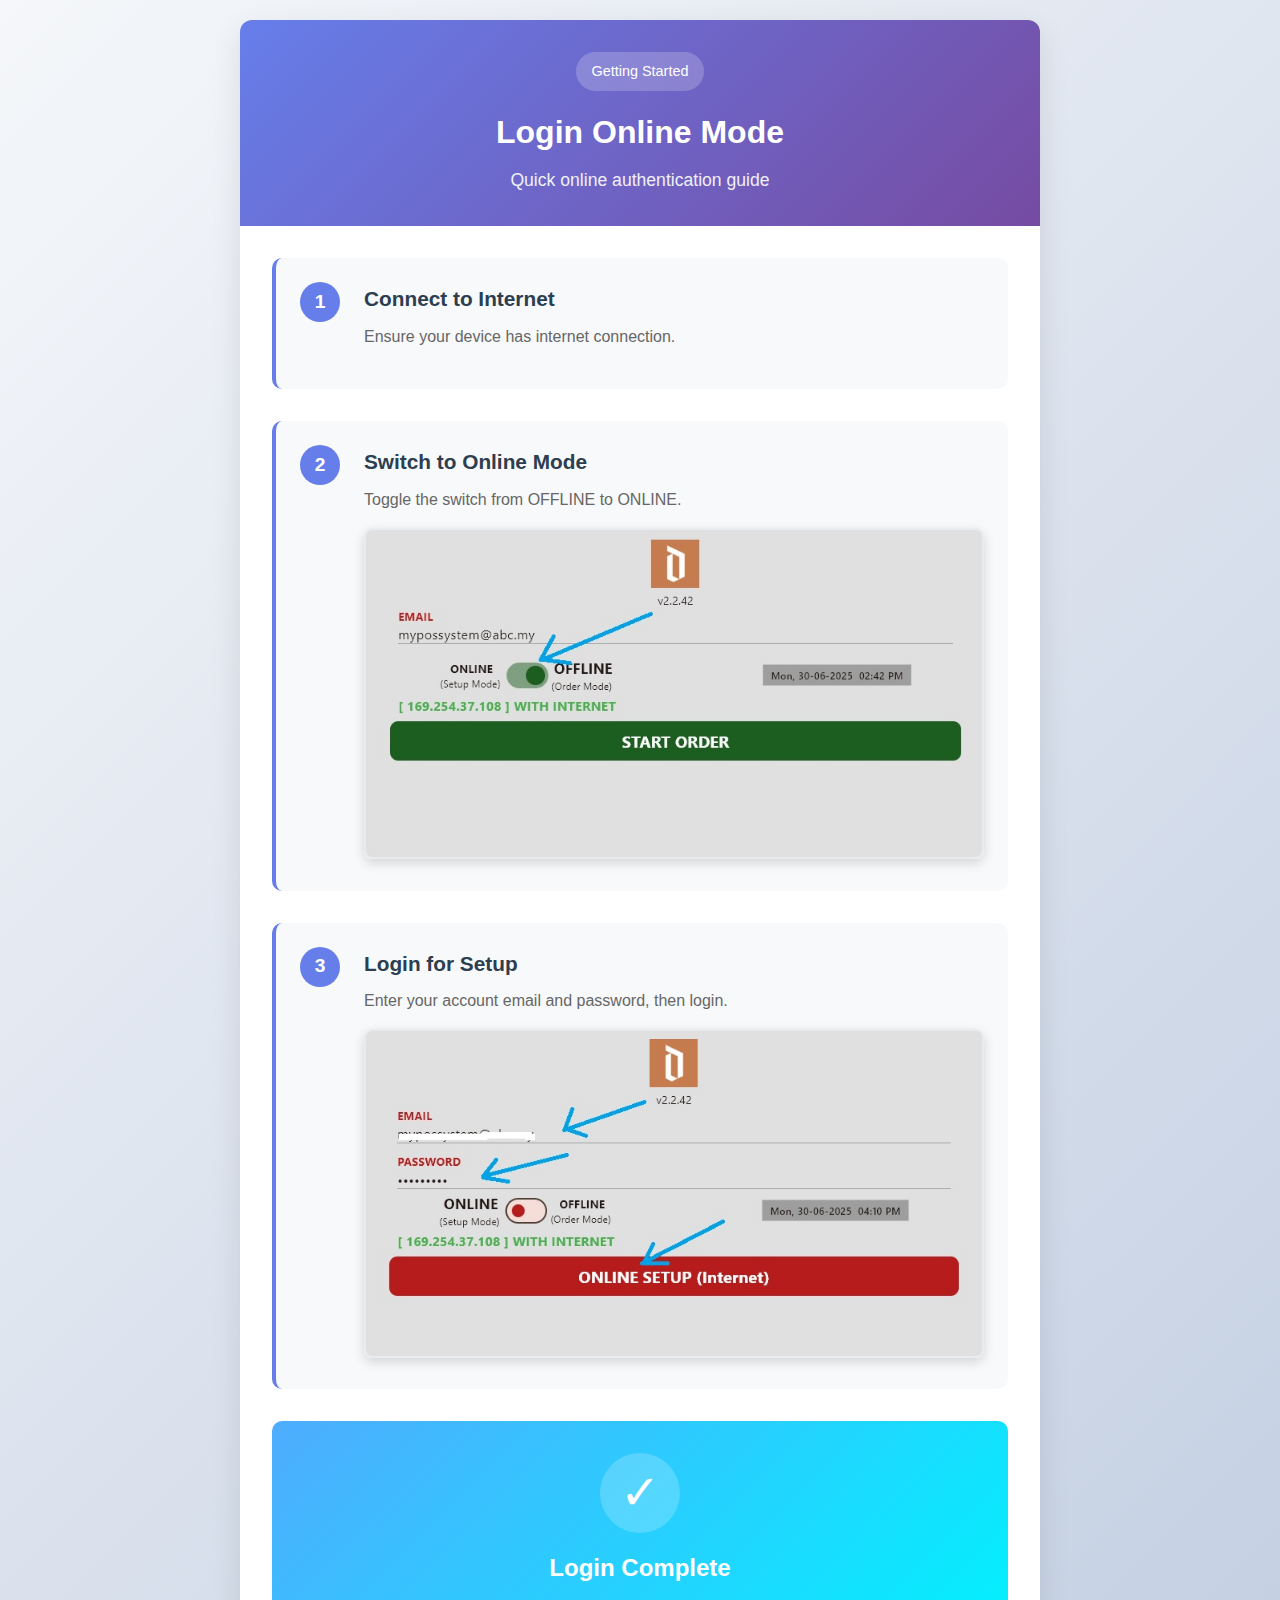
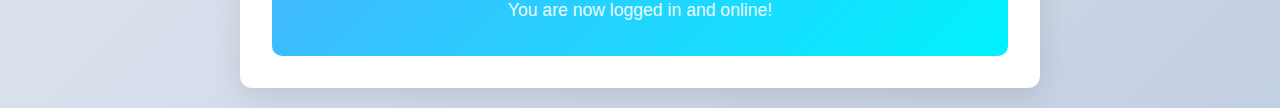
<file: getting-started/login-online/index.html>
<!DOCTYPE html>
<html lang="en">
<head>
    <meta charset="UTF-8">
    <meta name="viewport" content="width=device-width, initial-scale=1.0">
    <title>POS Online Login Guide</title>
    <link rel="stylesheet" href="styles.css">
</head>
<body>
    <div class="container">
        <header class="guide-header">
            <span class="category">Getting Started</span>
            <h1>Login Online Mode</h1>
            <p class="subtitle">Quick online authentication guide</p>
        </header>

        <main class="guide-content">
            <div class="step">
                <div class="step-number">1</div>
                <div class="step-content">
                    <h3>Connect to Internet</h3>
                    <p>Ensure your device has internet connection.</p>
                </div>
            </div>

            <div class="step">
                <div class="step-number">2</div>
                <div class="step-content">
                    <h3>Switch to Online Mode</h3>
                    <p>Toggle the switch from OFFLINE to ONLINE.</p>
                    <div class="image-container">
                        <img src="image1.jpg" alt="Toggle switch to online mode" class="guide-image">
                    </div>
                </div>
            </div>

            <div class="step">
                <div class="step-number">3</div>
                <div class="step-content">
                    <h3>Login for Setup</h3>
                    <p>Enter your account email and password, then login.</p>
                    <div class="image-container">
                        <img src="image2.jpg" alt="Login screen with email and password" class="guide-image">
                    </div>
                </div>
            </div>

            <div class="completion">
                <div class="success-icon">✓</div>
                <h3>Login Complete</h3>
                <p>You are now logged in and online!</p>
            </div>
        </main>
    </div>
</body>
</html>
</file>
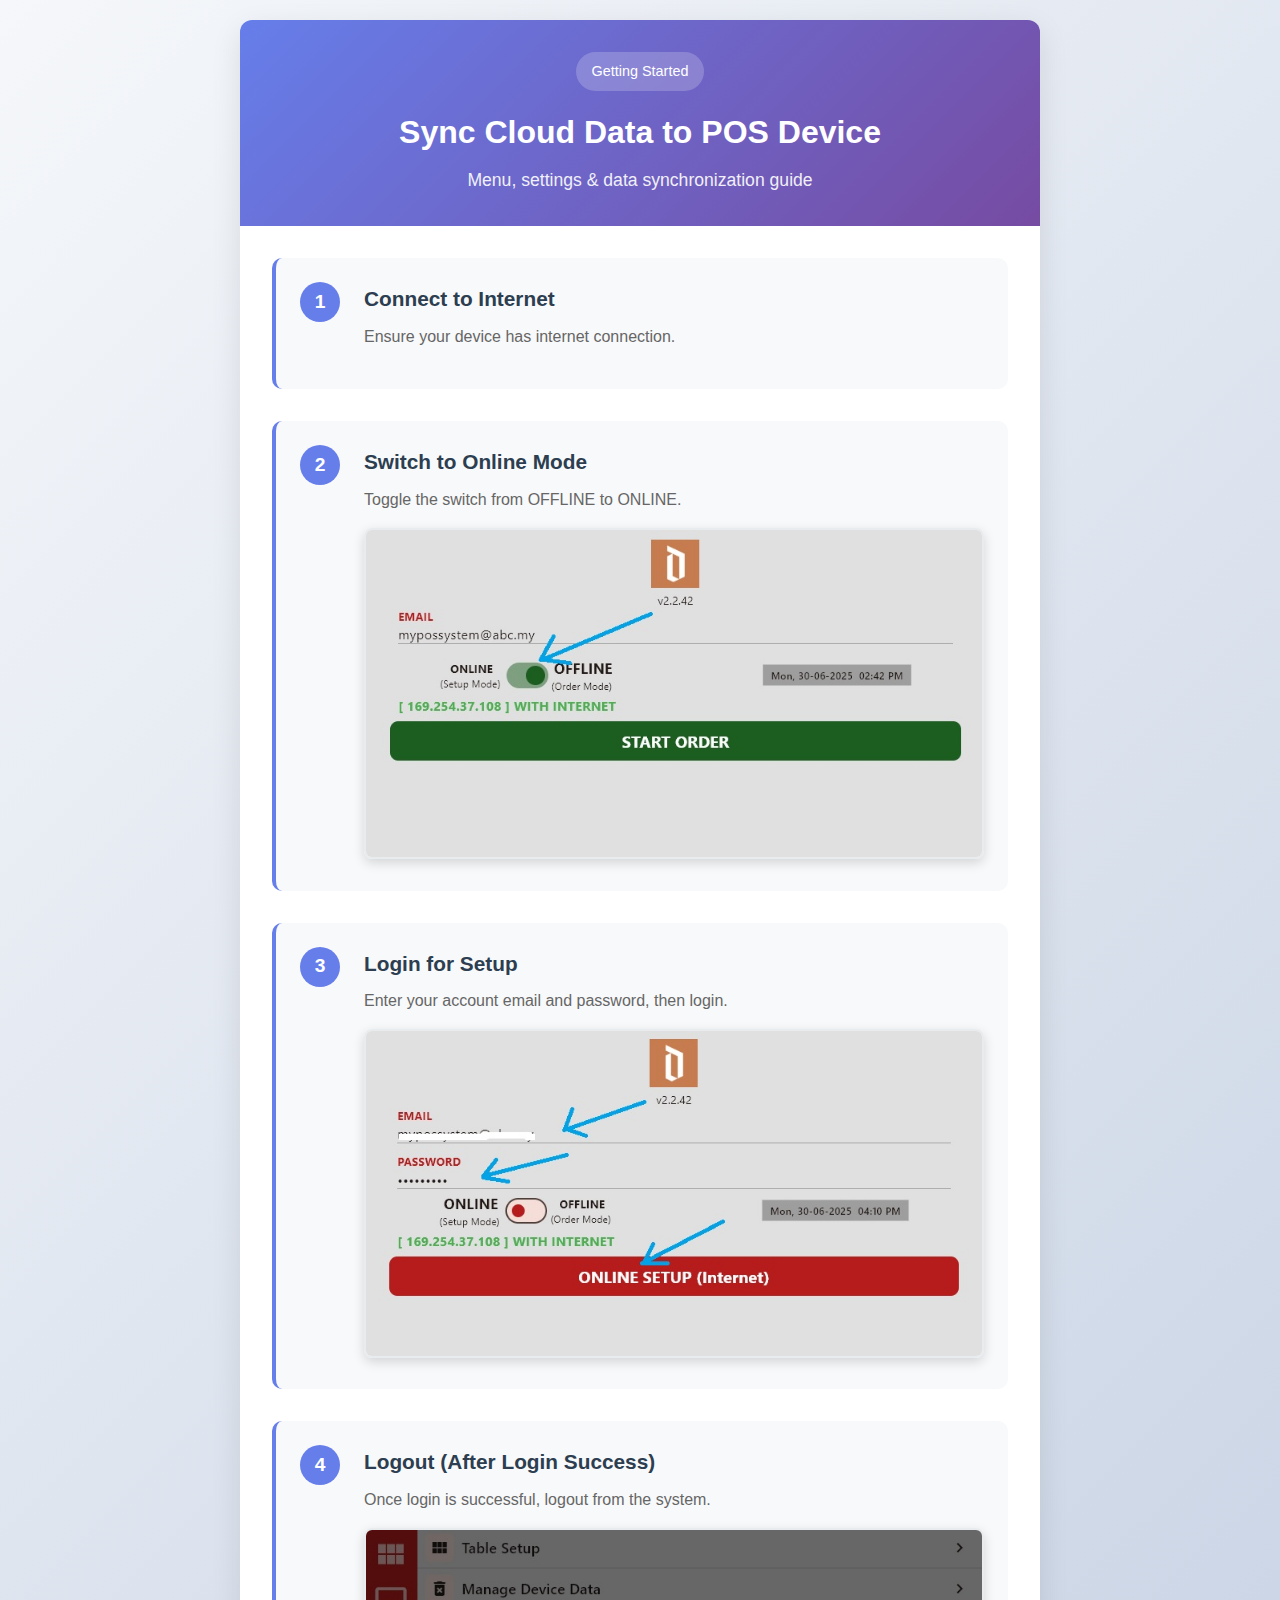
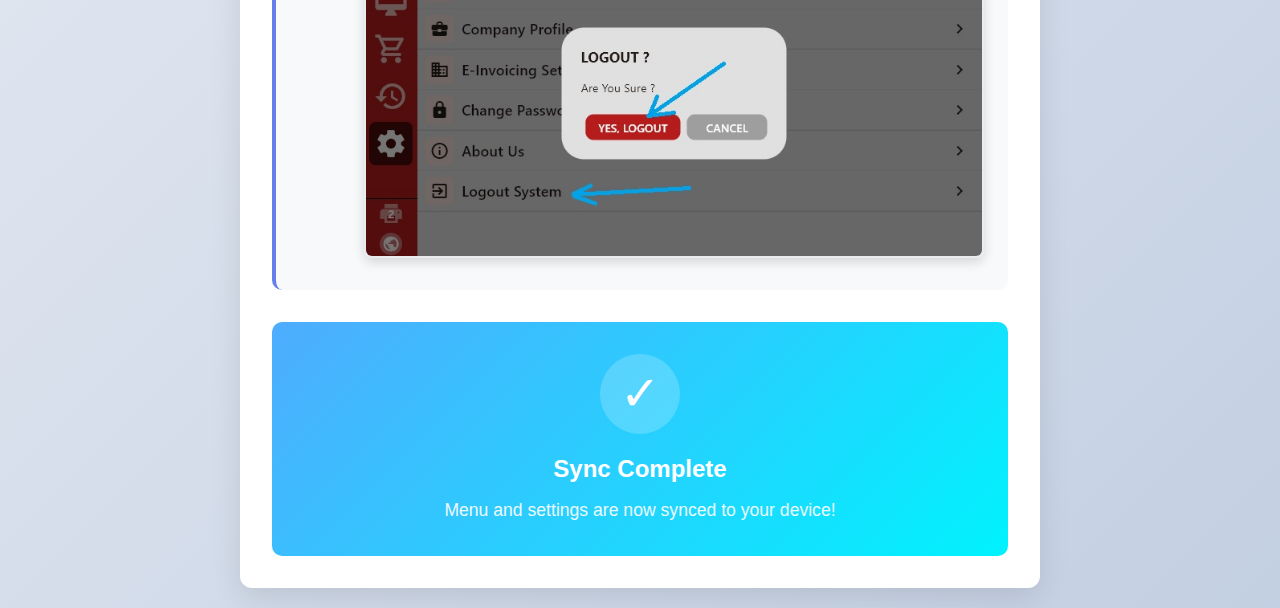
<file: getting-started/sync-cloud-data/index.html>
<!DOCTYPE html>
<html lang="en">
<head>
    <meta charset="UTF-8">
    <meta name="viewport" content="width=device-width, initial-scale=1.0">
    <title>POS Cloud Sync Guide</title>
    <link rel="stylesheet" href="styles.css">
</head>
<body>
    <div class="container">
        <header class="guide-header">
            <span class="category">Getting Started</span>
            <h1>Sync Cloud Data to POS Device</h1>
            <p class="subtitle">Menu, settings & data synchronization guide</p>
        </header>

        <main class="guide-content">
            <div class="step">
                <div class="step-number">1</div>
                <div class="step-content">
                    <h3>Connect to Internet</h3>
                    <p>Ensure your device has internet connection.</p>
                </div>
            </div>

            <div class="step">
                <div class="step-number">2</div>
                <div class="step-content">
                    <h3>Switch to Online Mode</h3>
                    <p>Toggle the switch from OFFLINE to ONLINE.</p>
                    <div class="image-container">
                        <img src="image1.jpg" alt="Toggle switch to online mode" class="guide-image">
                    </div>
                </div>
            </div>

            <div class="step">
                <div class="step-number">3</div>
                <div class="step-content">
                    <h3>Login for Setup</h3>
                    <p>Enter your account email and password, then login.</p>
                    <div class="image-container">
                        <img src="image2.jpg" alt="Login screen with email and password" class="guide-image">
                    </div>
                </div>
            </div>

            <div class="step">
                <div class="step-number">4</div>
                <div class="step-content">
                    <h3>Logout (After Login Success)</h3>
                    <p>Once login is successful, logout from the system.</p>
                    <div class="image-container">
                        <img src="image3.jpg" alt="Logout confirmation dialog" class="guide-image">
                    </div>
                </div>
            </div>

            <div class="completion">
                <div class="success-icon">✓</div>
                <h3>Sync Complete</h3>
                <p>Menu and settings are now synced to your device!</p>
            </div>
        </main>
    </div>
</body>
</html>
</file>
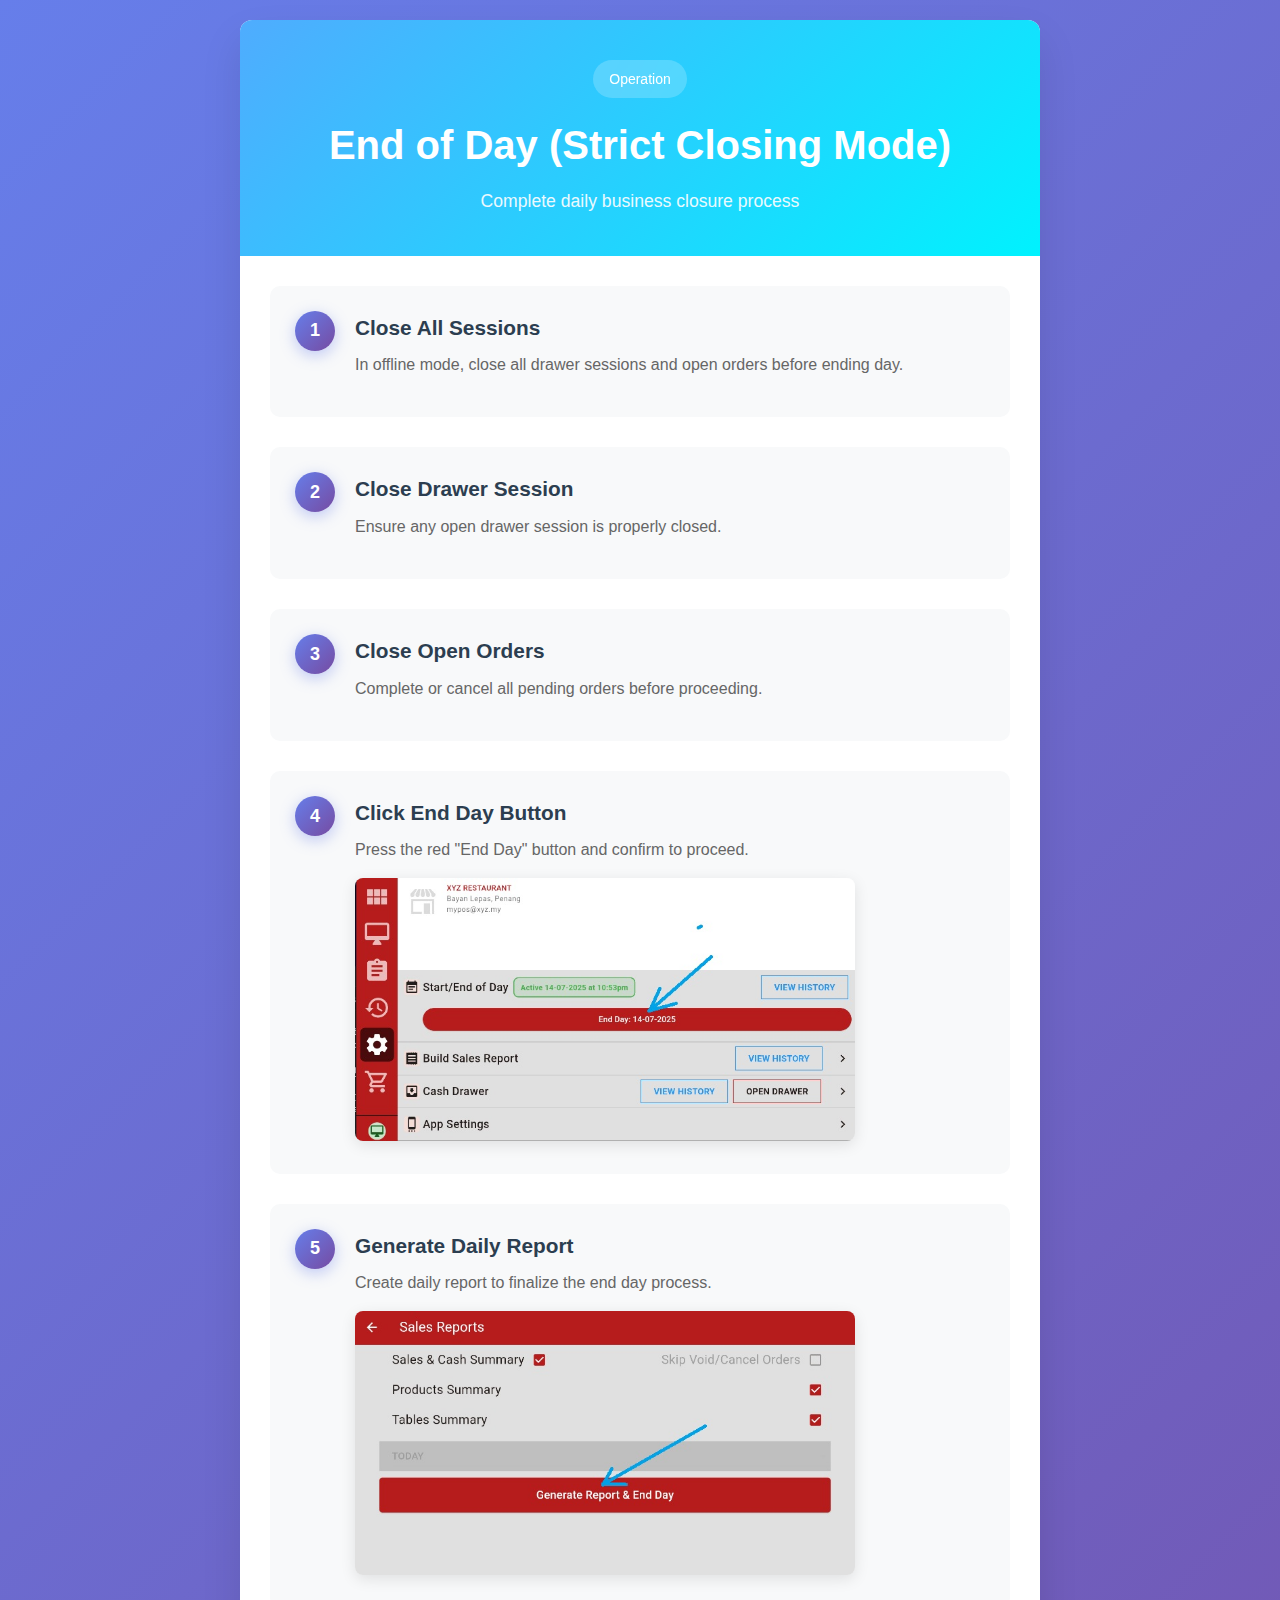
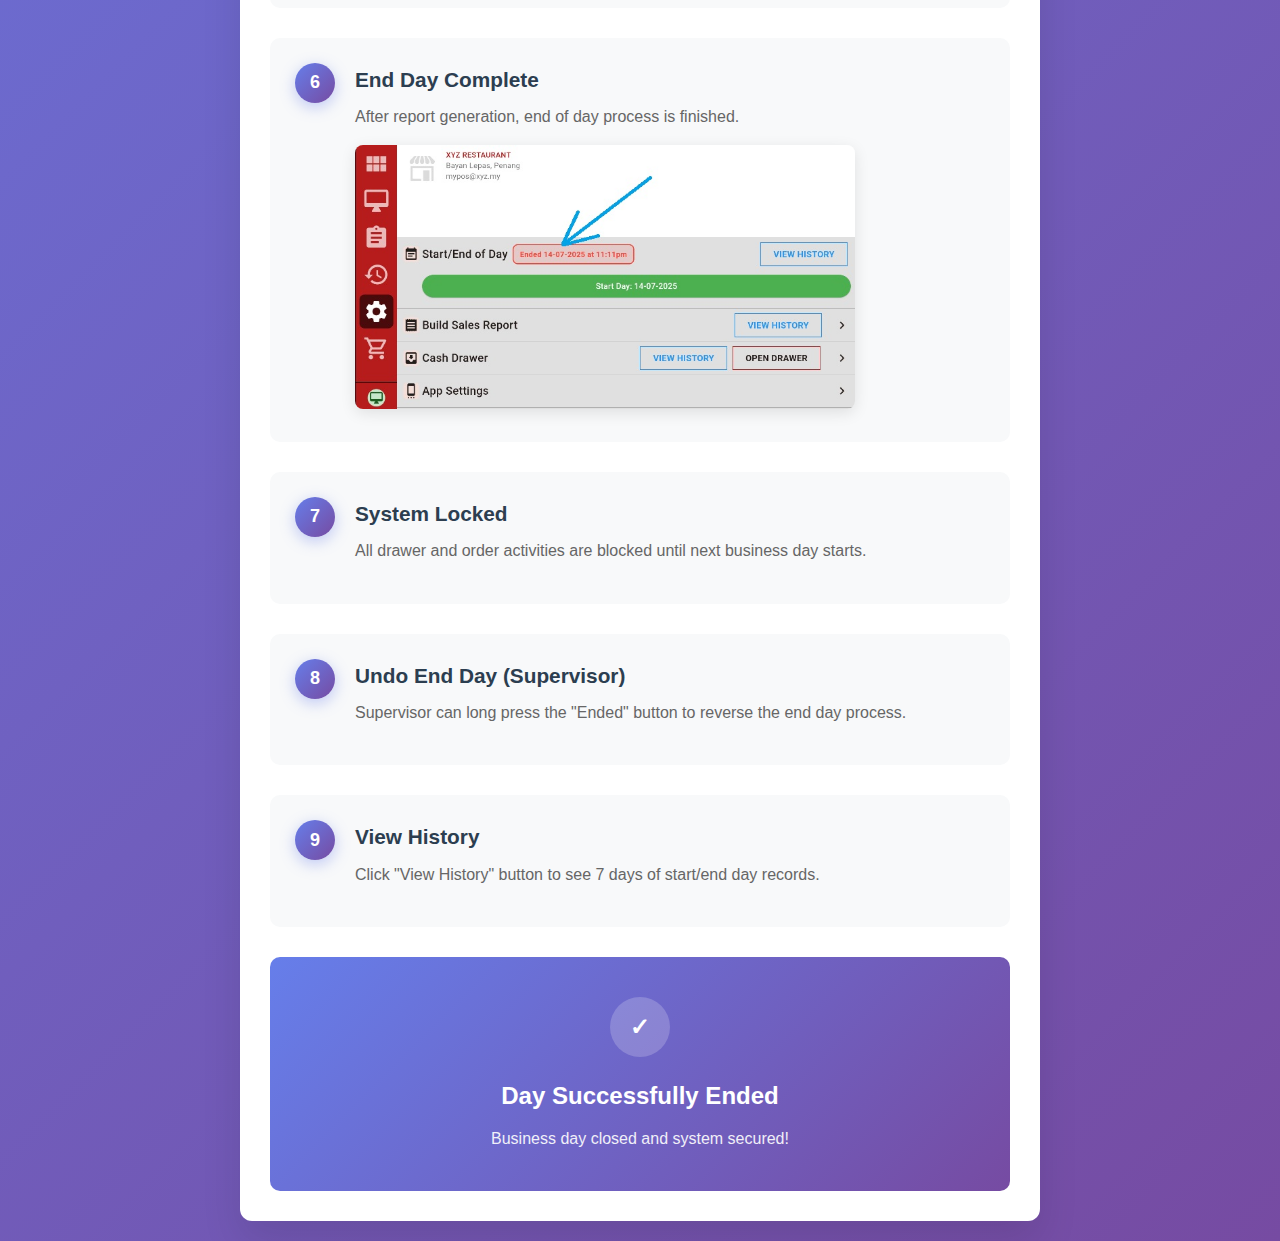
<file: operation/end-of-day/index.html>
<!DOCTYPE html>
<html lang="en">
<head>
    <meta charset="UTF-8">
    <meta name="viewport" content="width=device-width, initial-scale=1.0">
    <title>End of Day Guide</title>
    <link rel="stylesheet" href="styles.css">
</head>
<body>
    <div class="container">
        <header class="guide-header">
            <span class="category">Operation</span>
            <h1>End of Day (Strict Closing Mode)</h1>
            <p class="subtitle">Complete daily business closure process</p>
        </header>

        <main class="guide-content">
            <div class="step">
                <div class="step-number">1</div>
                <div class="step-content">
                    <h3>Close All Sessions</h3>
                    <p>In offline mode, close all drawer sessions and open orders before ending day.</p>
                </div>
            </div>

            <div class="step">
                <div class="step-number">2</div>
                <div class="step-content">
                    <h3>Close Drawer Session</h3>
                    <p>Ensure any open drawer session is properly closed.</p>
                </div>
            </div>

            <div class="step">
                <div class="step-number">3</div>
                <div class="step-content">
                    <h3>Close Open Orders</h3>
                    <p>Complete or cancel all pending orders before proceeding.</p>
                </div>
            </div>

            <div class="step">
                <div class="step-number">4</div>
                <div class="step-content">
                    <h3>Click End Day Button</h3>
                    <p>Press the red "End Day" button and confirm to proceed.</p>
                    <div class="image-container">
                        <img src="image1.jpg" alt="End Day red button confirmation" class="guide-image">
                    </div>
                </div>
            </div>

            <div class="step">
                <div class="step-number">5</div>
                <div class="step-content">
                    <h3>Generate Daily Report</h3>
                    <p>Create daily report to finalize the end day process.</p>
                    <div class="image-container">
                        <img src="image2.jpg" alt="Daily report generation screen" class="guide-image">
                    </div>
                </div>
            </div>

            <div class="step">
                <div class="step-number">6</div>
                <div class="step-content">
                    <h3>End Day Complete</h3>
                    <p>After report generation, end of day process is finished.</p>
                    <div class="image-container">
                        <img src="image3.jpg" alt="End of day completed screen" class="guide-image">
                    </div>
                </div>
            </div>

            <div class="step">
                <div class="step-number">7</div>
                <div class="step-content">
                    <h3>System Locked</h3>
                    <p>All drawer and order activities are blocked until next business day starts.</p>
                </div>
            </div>

            <div class="step">
                <div class="step-number">8</div>
                <div class="step-content">
                    <h3>Undo End Day (Supervisor)</h3>
                    <p>Supervisor can long press the "Ended" button to reverse the end day process.</p>
                </div>
            </div>

            <div class="step">
                <div class="step-number">9</div>
                <div class="step-content">
                    <h3>View History</h3>
                    <p>Click "View History" button to see 7 days of start/end day records.</p>
                </div>
            </div>

            <div class="completion">
                <div class="success-icon">✓</div>
                <h3>Day Successfully Ended</h3>
                <p>Business day closed and system secured!</p>
            </div>
        </main>
    </div>
</body>
</html>
</file>
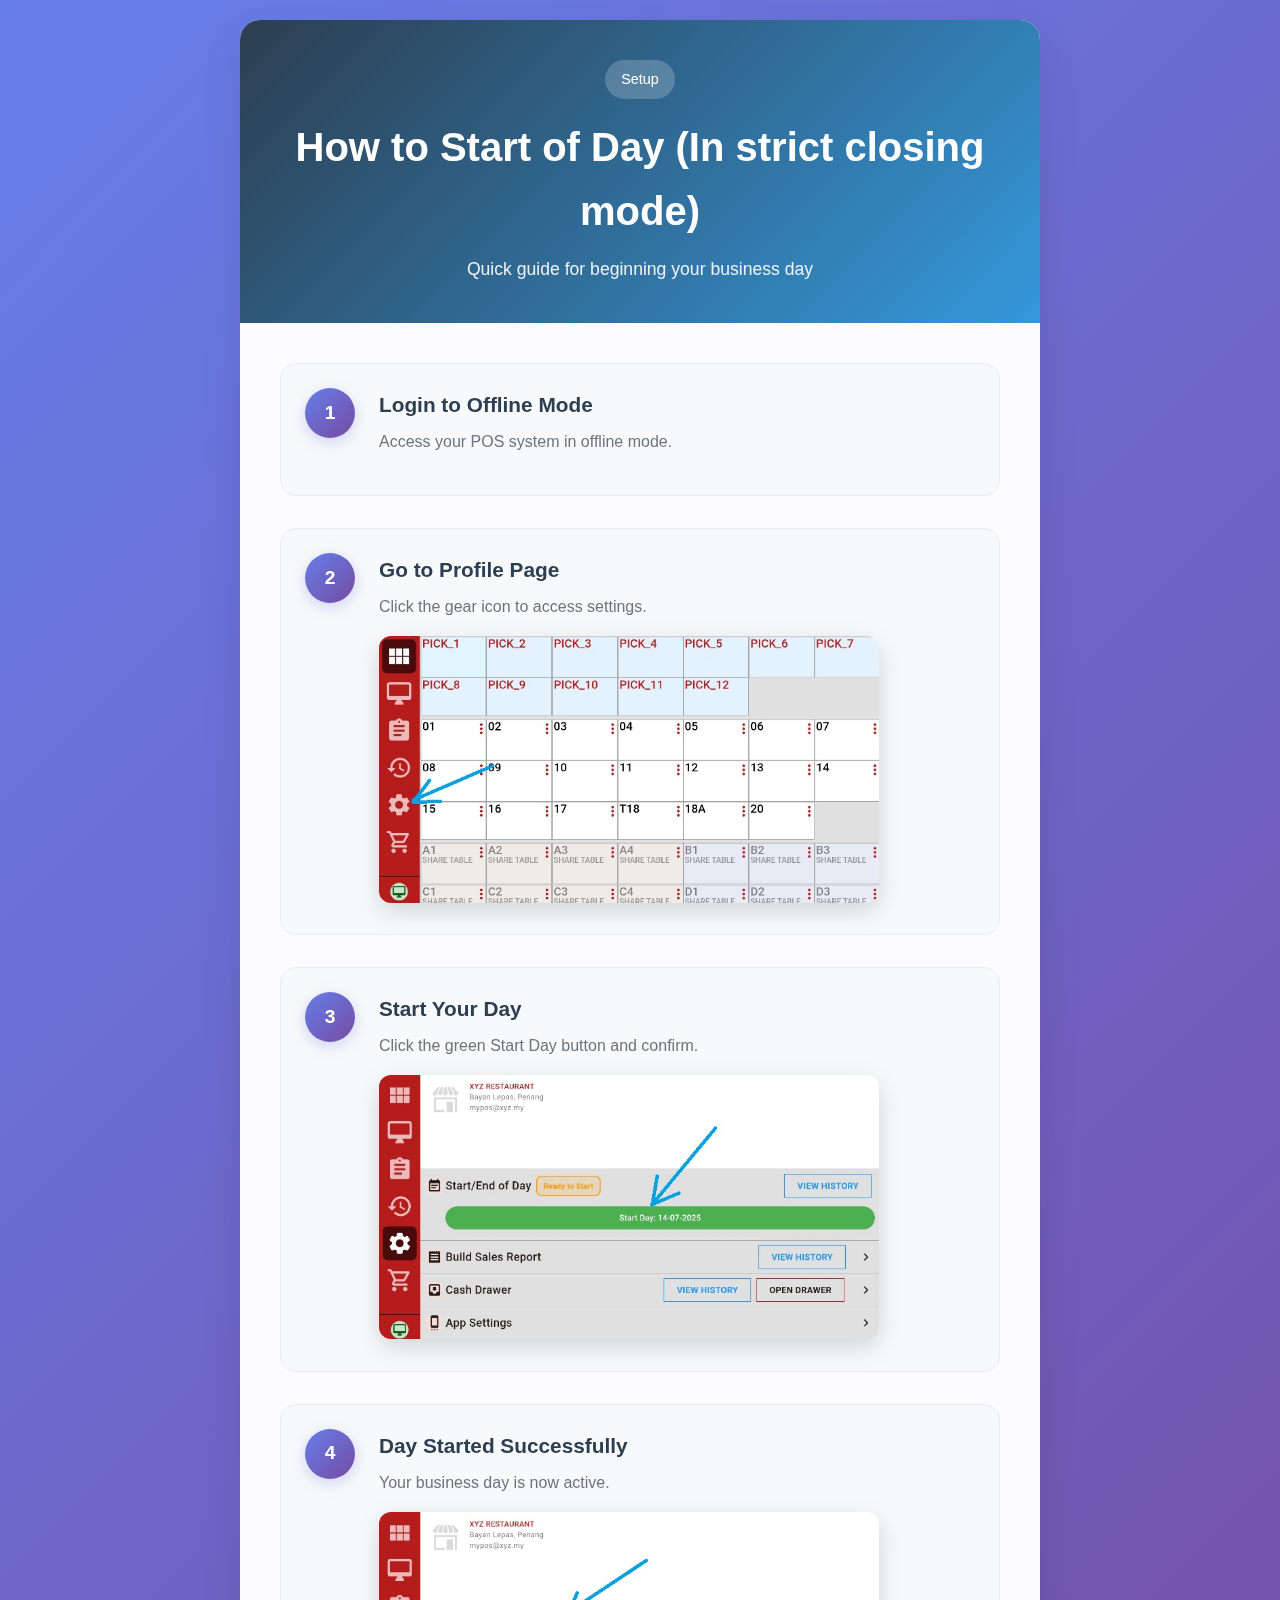
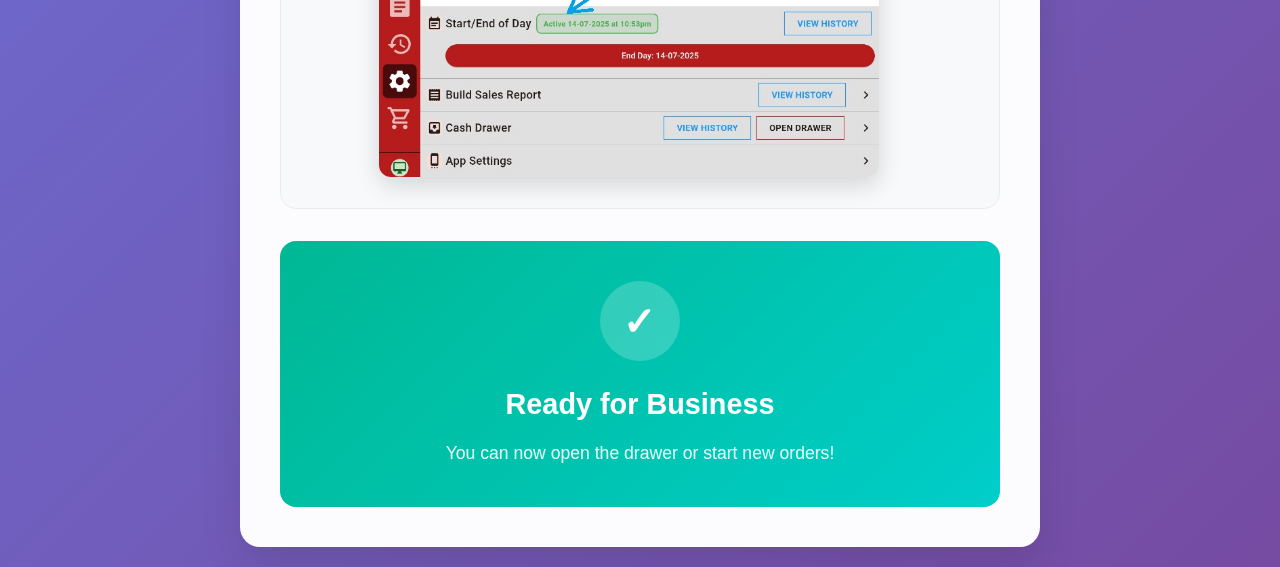
<file: operation/start-of-day/index.html>
<!DOCTYPE html>
<html lang="en">
<head>
    <meta charset="UTF-8">
    <meta name="viewport" content="width=device-width, initial-scale=1.0">
    <title>Start of Day Guide</title>
    <link rel="stylesheet" href="styles.css">
</head>
<body>
    <div class="container">
        <header class="guide-header">
            <span class="category">Setup</span>
            <h1>How to Start of Day (In strict closing mode)</h1>
            <p class="subtitle">Quick guide for beginning your business day</p>
        </header>

        <main class="guide-content">
            <div class="step">
                <div class="step-number">1</div>
                <div class="step-content">
                    <h3>Login to Offline Mode</h3>
                    <p>Access your POS system in offline mode.</p>
                </div>
            </div>

            <div class="step">
                <div class="step-number">2</div>
                <div class="step-content">
                    <h3>Go to Profile Page</h3>
                    <p>Click the gear icon to access settings.</p>
                    <div class="image-container">
                        <img src="image1.jpg" alt="Profile page gear icon" class="guide-image">
                    </div>
                </div>
            </div>

            <div class="step">
                <div class="step-number">3</div>
                <div class="step-content">
                    <h3>Start Your Day</h3>
                    <p>Click the green Start Day button and confirm.</p>
                    <div class="image-container">
                        <img src="image2.jpg" alt="Start Day green button" class="guide-image">
                    </div>
                </div>
            </div>

            <div class="step">
                <div class="step-number">4</div>
                <div class="step-content">
                    <h3>Day Started Successfully</h3>
                    <p>Your business day is now active.</p>
                    <div class="image-container">
                        <img src="image3.jpg" alt="Day started confirmation" class="guide-image">
                    </div>
                </div>
            </div>

            <div class="completion">
                <div class="success-icon">✓</div>
                <h3>Ready for Business</h3>
                <p>You can now open the drawer or start new orders!</p>
            </div>
        </main>
    </div>
</body>
</html>
</file>
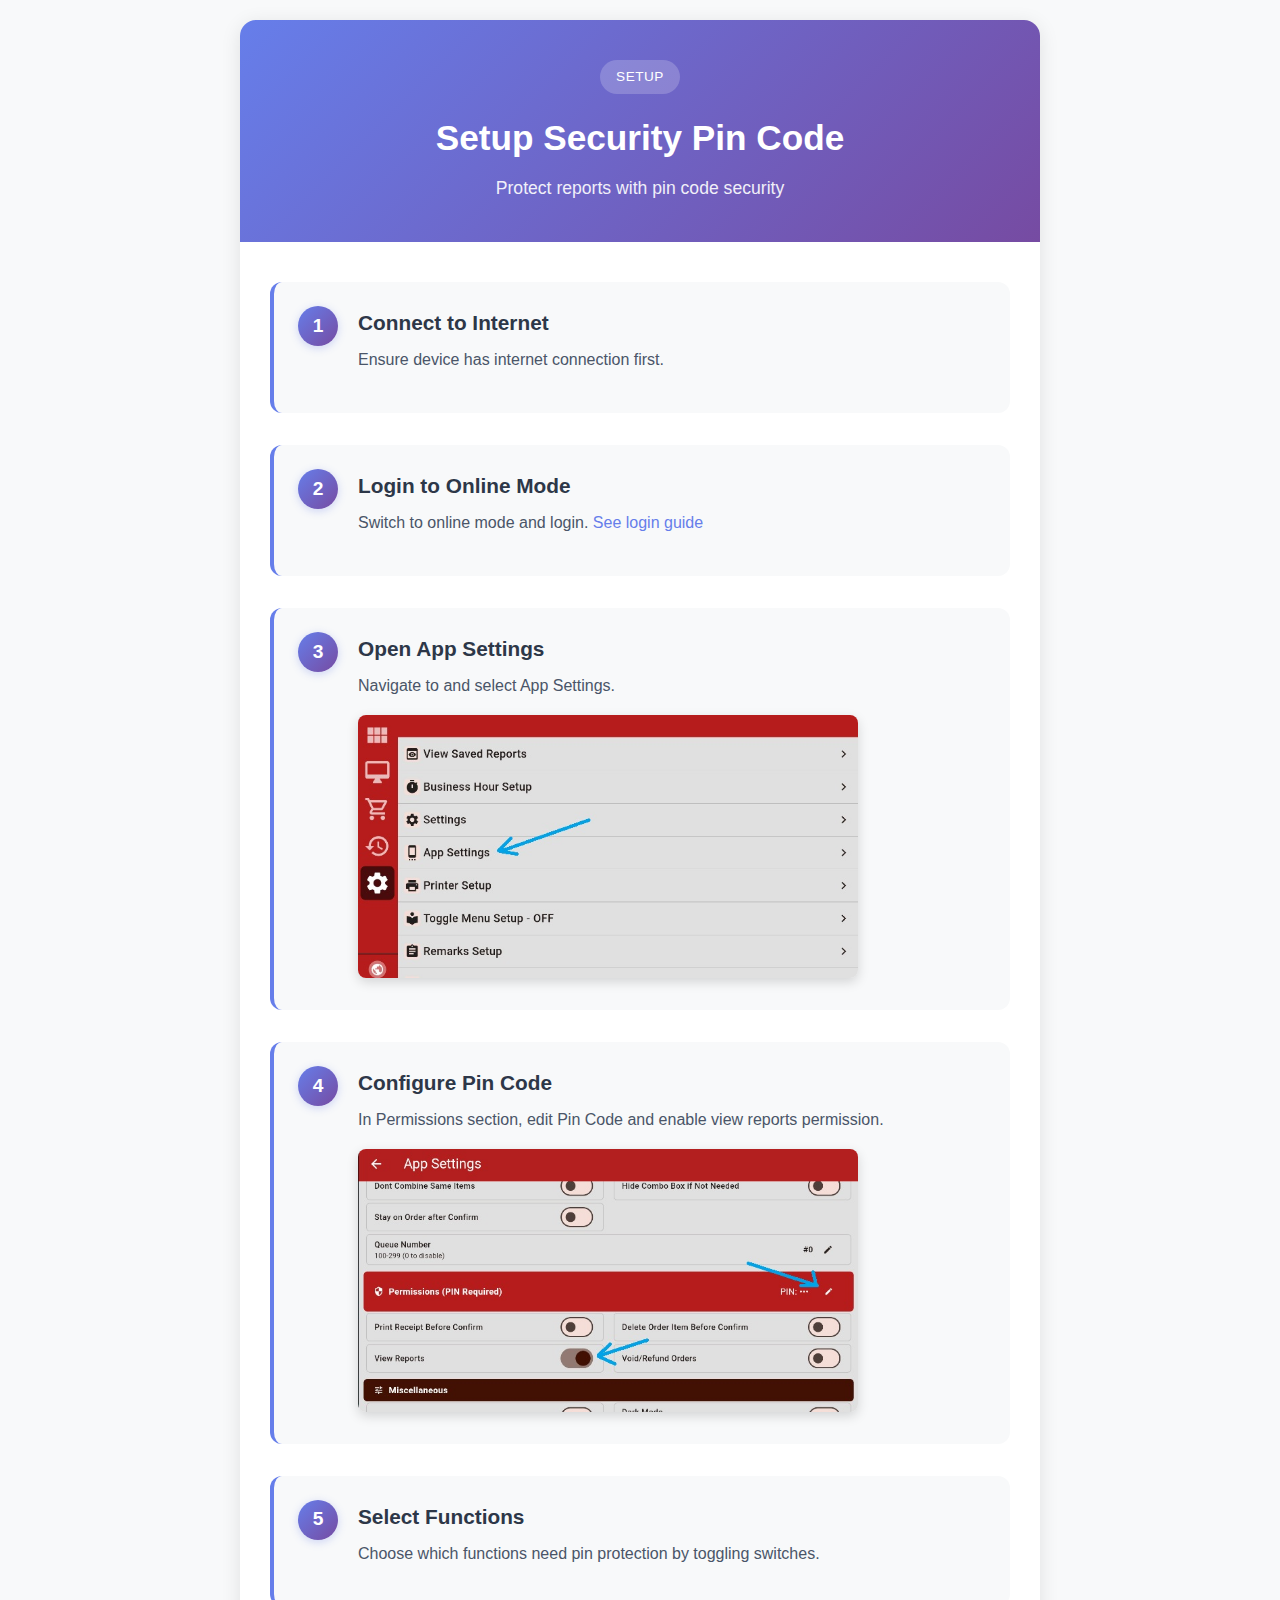
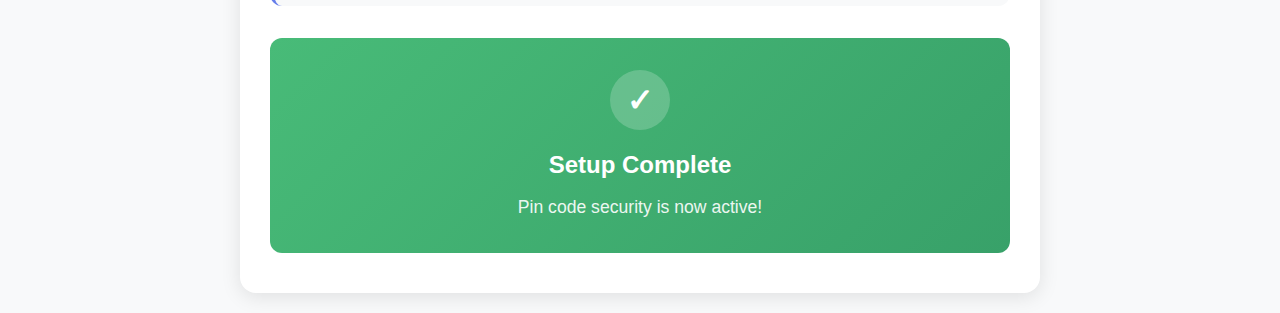
<file: setup/set-security-pincode/index.html>
<!DOCTYPE html>
<html lang="en">
<head>
    <meta charset="UTF-8">
    <meta name="viewport" content="width=device-width, initial-scale=1.0">
    <title>Security Pin Code Setup Guide</title>
    <link rel="stylesheet" href="styles.css">
</head>
<body>
    <div class="container">
        <header class="guide-header">
            <span class="category">Setup</span>
            <h1>Setup Security Pin Code</h1>
            <p class="subtitle">Protect reports with pin code security</p>
        </header>

        <main class="guide-content">
            <div class="step">
                <div class="step-number">1</div>
                <div class="step-content">
                    <h3>Connect to Internet</h3>
                    <p>Ensure device has internet connection first.</p>
                </div>
            </div>

            <div class="step">
                <div class="step-number">2</div>
                <div class="step-content">
                    <h3>Login to Online Mode</h3>
                    <p>Switch to online mode and login. <a href="../../getting-started/login-online/index.html" class="inline-link">See login guide</a></p>
                </div>
            </div>

            <div class="step">
                <div class="step-number">3</div>
                <div class="step-content">
                    <h3>Open App Settings</h3>
                    <p>Navigate to and select App Settings.</p>
                    <div class="image-container">
                        <img src="image1.jpg" alt="App Settings menu location" class="guide-image">
                    </div>
                </div>
            </div>

            <div class="step">
                <div class="step-number">4</div>
                <div class="step-content">
                    <h3>Configure Pin Code</h3>
                    <p>In Permissions section, edit Pin Code and enable view reports permission.</p>
                    <div class="image-container">
                        <img src="image2.jpg" alt="Pin code and permissions settings" class="guide-image">
                    </div>
                </div>
            </div>

            <div class="step">
                <div class="step-number">5</div>
                <div class="step-content">
                    <h3>Select Functions</h3>
                    <p>Choose which functions need pin protection by toggling switches.</p>
                </div>
            </div>

            <div class="completion">
                <div class="success-icon">✓</div>
                <h3>Setup Complete</h3>
                <p>Pin code security is now active!</p>
            </div>
        </main>
    </div>
</body>
</html>
</file>
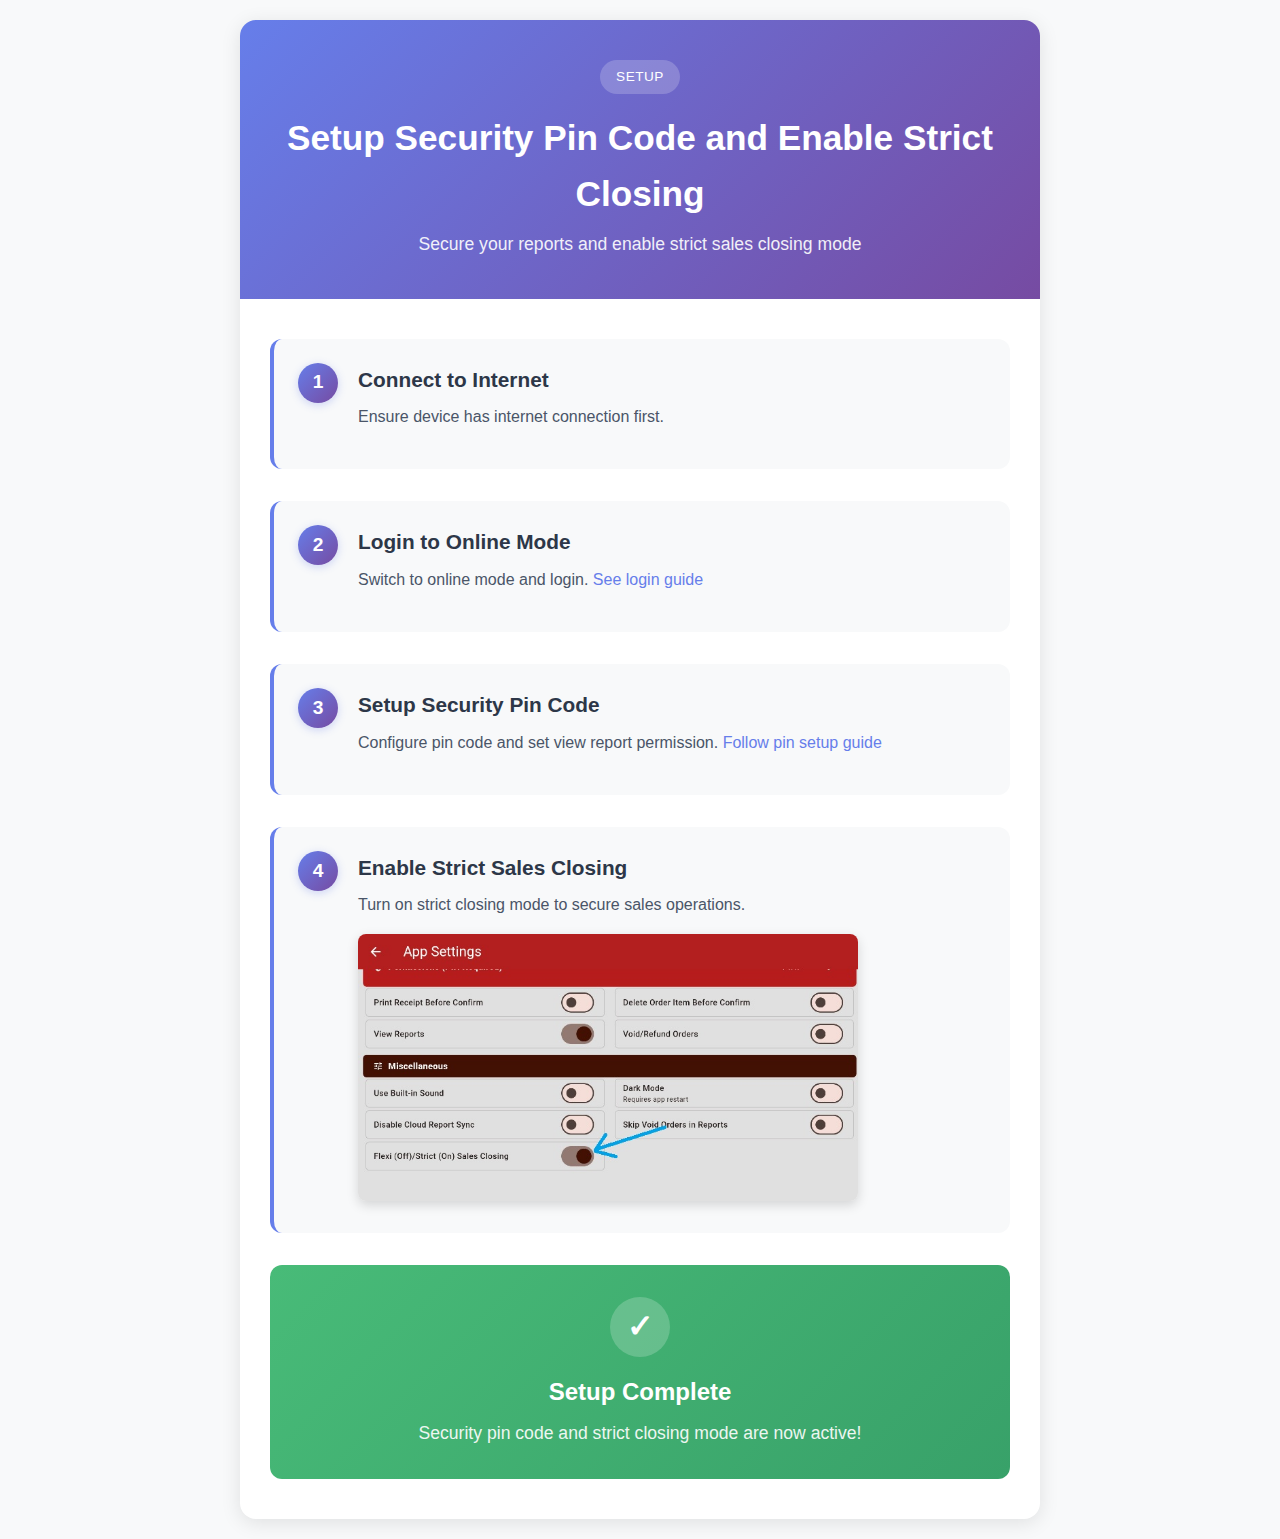
<file: setup/setup-strict-closing/index.html>
<!DOCTYPE html>
<html lang="en">
<head>
    <meta charset="UTF-8">
    <meta name="viewport" content="width=device-width, initial-scale=1.0">
    <title>Setup Security Pin Code and Enable Strict Closing Guide</title>
    <link rel="stylesheet" href="styles.css">
</head>
<body>
    <div class="container">
        <header class="guide-header">
            <span class="category">Setup</span>
            <h1>Setup Security Pin Code and Enable Strict Closing</h1>
            <p class="subtitle">Secure your reports and enable strict sales closing mode</p>
        </header>

        <main class="guide-content">
            <div class="step">
                <div class="step-number">1</div>
                <div class="step-content">
                    <h3>Connect to Internet</h3>
                    <p>Ensure device has internet connection first.</p>
                </div>
            </div>

            <div class="step">
                <div class="step-number">2</div>
                <div class="step-content">
                    <h3>Login to Online Mode</h3>
                    <p>Switch to online mode and login. <a href="../../getting-started/login-online/index.html" class="inline-link">See login guide</a></p>
                </div>
            </div>

            <div class="step">
                <div class="step-number">3</div>
                <div class="step-content">
                    <h3>Setup Security Pin Code</h3>
                    <p>Configure pin code and set view report permission. <a href="../set-security-pincode/index.html" class="inline-link">Follow pin setup guide</a></p>
                </div>
            </div>

            <div class="step">
                <div class="step-number">4</div>
                <div class="step-content">
                    <h3>Enable Strict Sales Closing</h3>
                    <p>Turn on strict closing mode to secure sales operations.</p>
                    <div class="image-container">
                        <img src="image1.jpg" alt="Enable strict sales closing setting" class="guide-image">
                    </div>
                </div>
            </div>

            <div class="completion">
                <div class="success-icon">✓</div>
                <h3>Setup Complete</h3>
                <p>Security pin code and strict closing mode are now active!</p>
            </div>
        </main>
    </div>
</body>
</html>
</file>
<file: home-styles.css>
* {
    margin: 0;
    padding: 0;
    box-sizing: border-box;
}

body {
    font-family: 'Segoe UI', Tahoma, Geneva, Verdana, sans-serif;
    line-height: 1.6;
    color: #333;
    background: linear-gradient(135deg, #667eea 0%, #764ba2 100%);
    min-height: 100vh;
}

.container {
    max-width: 1200px;
    margin: 0 auto;
    min-height: 100vh;
    display: flex;
    flex-direction: column;
}

/* Header Styles */
.main-header {
    background: rgba(255, 255, 255, 0.95);
    backdrop-filter: blur(10px);
    padding: 2rem;
    text-align: center;
    box-shadow: 0 2px 20px rgba(0, 0, 0, 0.1);
}

.logo {
    display: flex;
    align-items: center;
    justify-content: center;
    gap: 1rem;
    margin-bottom: 1rem;
}

.logo-icon {
    font-size: 2.5rem;
    background: linear-gradient(135deg, #667eea 0%, #764ba2 100%);
    -webkit-background-clip: text;
    background-clip: text;
    -webkit-text-fill-color: transparent;
}

.main-header h1 {
    font-size: 2.5rem;
    font-weight: 700;
    background: linear-gradient(135deg, #667eea 0%, #764ba2 100%);
    -webkit-background-clip: text;
    background-clip: text;
    -webkit-text-fill-color: transparent;
}

.header-subtitle {
    color: #666;
    font-size: 1.1rem;
    margin-top: 0.5rem;
}

/* Main Content */
.guides-grid {
    flex: 1;
    padding: 2rem;
    background: rgba(255, 255, 255, 0.95);
    backdrop-filter: blur(10px);
}

/* Category Sections */
.category-section {
    margin-bottom: 3rem;
}

.category-title {
    display: flex;
    align-items: center;
    gap: 0.8rem;
    font-size: 1.8rem;
    font-weight: 600;
    color: #2c3e50;
    margin-bottom: 1.5rem;
    padding-bottom: 0.5rem;
    border-bottom: 3px solid #667eea;
}

.category-icon {
    font-size: 1.5rem;
}

/* Guide Cards */
.guides-list {
    display: grid;
    grid-template-columns: repeat(auto-fit, minmax(350px, 1fr));
    gap: 1.5rem;
}

.guide-card {
    background: white;
    border-radius: 12px;
    padding: 1.5rem;
    box-shadow: 0 4px 15px rgba(0, 0, 0, 0.08);
    border: 2px solid transparent;
    transition: all 0.3s ease;
    display: flex;
    align-items: center;
    gap: 1rem;
    text-decoration: none;
    color: inherit;
    position: relative;
    overflow: hidden;
}

.guide-card:hover {
    transform: translateY(-3px);
    box-shadow: 0 8px 25px rgba(0, 0, 0, 0.15);
    border-color: #667eea;
}

.guide-card::before {
    content: '';
    position: absolute;
    top: 0;
    left: 0;
    right: 0;
    height: 4px;
    background: linear-gradient(135deg, #667eea 0%, #764ba2 100%);
    transform: translateX(-100%);
    transition: transform 0.3s ease;
}

.guide-card:hover::before {
    transform: translateX(0);
}

.guide-icon {
    font-size: 2.5rem;
    flex-shrink: 0;
    width: 60px;
    height: 60px;
    display: flex;
    align-items: center;
    justify-content: center;
    background: linear-gradient(135deg, #f8f9fa 0%, #e9ecef 100%);
    border-radius: 12px;
}

.guide-content {
    flex: 1;
}

.guide-content h3 {
    font-size: 1.3rem;
    font-weight: 600;
    color: #2c3e50;
    margin-bottom: 0.5rem;
}

.guide-content p {
    color: #666;
    font-size: 0.95rem;
    margin-bottom: 1rem;
    line-height: 1.5;
}

.guide-meta {
    display: flex;
    gap: 0.8rem;
    align-items: center;
}

.steps-count {
    background: #e3f2fd;
    color: #1976d2;
    padding: 0.3rem 0.8rem;
    border-radius: 20px;
    font-size: 0.8rem;
    font-weight: 500;
}

.difficulty {
    padding: 0.3rem 0.8rem;
    border-radius: 20px;
    font-size: 0.8rem;
    font-weight: 500;
}

.difficulty.easy {
    background: #e8f5e8;
    color: #2e7d32;
}

.difficulty.medium {
    background: #fff3e0;
    color: #f57c00;
}

.difficulty.hard {
    background: #ffebee;
    color: #c62828;
}

.coming-soon-label {
    background: #fafafa;
    color: #666;
    padding: 0.3rem 0.8rem;
    border-radius: 20px;
    font-size: 0.8rem;
    font-weight: 500;
}

.guide-arrow {
    font-size: 1.5rem;
    color: #667eea;
    font-weight: bold;
    opacity: 0;
    transform: translateX(-10px);
    transition: all 0.3s ease;
}

.guide-card:hover .guide-arrow {
    opacity: 1;
    transform: translateX(0);
}

/* Coming Soon Cards */
.coming-soon {
    opacity: 0.7;
    cursor: default;
}

.coming-soon:hover {
    transform: none;
    border-color: transparent;
}

.coming-soon::before {
    display: none;
}

.coming-soon .guide-arrow {
    display: none;
}

/* Footer */
.main-footer {
    background: rgba(255, 255, 255, 0.95);
    backdrop-filter: blur(10px);
    padding: 1.5rem;
    text-align: center;
    color: #666;
    border-top: 1px solid rgba(0, 0, 0, 0.1);
}

/* Responsive Design */
@media (max-width: 768px) {
    .container {
        margin: 0;
    }
    
    .main-header {
        padding: 1.5rem 1rem;
    }
    
    .logo {
        flex-direction: column;
        gap: 0.5rem;
    }
    
    .main-header h1 {
        font-size: 2rem;
    }
    
    .guides-grid {
        padding: 1.5rem 1rem;
    }
    
    .guides-list {
        grid-template-columns: 1fr;
        gap: 1rem;
    }
    
    .guide-card {
        padding: 1rem;
    }
    
    .category-title {
        font-size: 1.5rem;
    }
    
    .guide-content h3 {
        font-size: 1.1rem;
    }
    
    .guide-content p {
        font-size: 0.9rem;
    }
    
    .guide-icon {
        font-size: 2rem;
        width: 50px;
        height: 50px;
    }
}

@media (max-width: 480px) {
    .main-header h1 {
        font-size: 1.8rem;
    }
    
    .header-subtitle {
        font-size: 1rem;
    }
    
    .guide-card {
        flex-direction: column;
        text-align: center;
        padding: 1rem;
    }
    
    .guide-content {
        width: 100%;
    }
    
    .guide-meta {
        justify-content: center;
    }
}
</file>
<file: edit-menu/apply-item-color/styles.css>
* {
    margin: 0;
    padding: 0;
    box-sizing: border-box;
}

body {
    font-family: -apple-system, BlinkMacSystemFont, 'Segoe UI', Roboto, Oxygen, Ubuntu, Cantarell, sans-serif;
    line-height: 1.6;
    color: #333;
    background: linear-gradient(135deg, #667eea 0%, #764ba2 100%);
    min-height: 100vh;
    padding: 20px;
}

.container {
    max-width: 800px;
    margin: 0 auto;
    background: white;
    border-radius: 16px;
    box-shadow: 0 20px 40px rgba(0, 0, 0, 0.1);
    overflow: hidden;
}

.guide-header {
    background: linear-gradient(135deg, #4f46e5 0%, #7c3aed 100%);
    color: white;
    padding: 40px 30px;
    text-align: center;
}

.category {
    display: inline-block;
    background: rgba(255, 255, 255, 0.2);
    padding: 8px 16px;
    border-radius: 20px;
    font-size: 14px;
    font-weight: 500;
    margin-bottom: 16px;
}

.guide-header h1 {
    font-size: 2.5rem;
    font-weight: 700;
    margin-bottom: 12px;
}

.subtitle {
    font-size: 1.1rem;
    opacity: 0.9;
    font-weight: 300;
}

.guide-content {
    padding: 40px 30px;
}

.step {
    display: flex;
    align-items: flex-start;
    margin-bottom: 32px;
    padding: 24px;
    background: #f8fafc;
    border-radius: 12px;
    border-left: 4px solid #4f46e5;
    transition: all 0.3s ease;
}

.step:hover {
    background: #f1f5f9;
    transform: translateY(-2px);
    box-shadow: 0 8px 25px rgba(0, 0, 0, 0.1);
}

.step-number {
    background: linear-gradient(135deg, #4f46e5 0%, #7c3aed 100%);
    color: white;
    width: 40px;
    height: 40px;
    border-radius: 50%;
    display: flex;
    align-items: center;
    justify-content: center;
    font-weight: 700;
    font-size: 18px;
    margin-right: 20px;
    flex-shrink: 0;
    box-shadow: 0 4px 12px rgba(79, 70, 229, 0.3);
}

.step-content {
    flex: 1;
}

.step-content h3 {
    font-size: 1.25rem;
    color: #1e293b;
    margin-bottom: 8px;
    font-weight: 600;
}

.step-content p {
    color: #64748b;
    font-size: 1rem;
    margin-bottom: 12px;
}

.guide-link {
    display: inline-block;
    color: #4f46e5;
    text-decoration: none;
    font-weight: 500;
    border: 2px solid #4f46e5;
    padding: 8px 16px;
    border-radius: 8px;
    transition: all 0.3s ease;
    margin-top: 8px;
}

.guide-link:hover {
    background: #4f46e5;
    color: white;
    transform: translateY(-1px);
    box-shadow: 0 4px 12px rgba(79, 70, 229, 0.3);
}

.image-container {
    margin-top: 16px;
}

.guide-image {
    width: 100%;
    max-width: 500px;
    height: auto;
    border-radius: 8px;
    box-shadow: 0 8px 20px rgba(0, 0, 0, 0.1);
    transition: transform 0.3s ease;
}

.guide-image:hover {
    transform: scale(1.02);
    box-shadow: 0 12px 30px rgba(0, 0, 0, 0.15);
}

.completion {
    background: linear-gradient(135deg, #10b981 0%, #059669 100%);
    color: white;
    padding: 32px;
    border-radius: 12px;
    text-align: center;
    margin-top: 40px;
}

.success-icon {
    background: rgba(255, 255, 255, 0.2);
    width: 60px;
    height: 60px;
    border-radius: 50%;
    display: flex;
    align-items: center;
    justify-content: center;
    font-size: 30px;
    font-weight: bold;
    margin: 0 auto 20px;
}

.completion h3 {
    font-size: 1.5rem;
    margin-bottom: 8px;
}

.completion p {
    opacity: 0.9;
    font-size: 1.1rem;
}

@media (max-width: 768px) {
    body {
        padding: 10px;
    }

    .guide-header {
        padding: 30px 20px;
    }

    .guide-header h1 {
        font-size: 2rem;
    }

    .guide-content {
        padding: 30px 20px;
    }

    .step {
        flex-direction: column;
        text-align: center;
    }

    .step-number {
        margin-right: 0;
        margin-bottom: 16px;
    }

    .step-content h3 {
        font-size: 1.1rem;
    }

    .completion {
        padding: 24px 16px;
    }

    .success-icon {
        width: 50px;
        height: 50px;
        font-size: 24px;
    }
}

@media (max-width: 480px) {
    .guide-header h1 {
        font-size: 1.75rem;
    }

    .subtitle {
        font-size: 1rem;
    }

    .step-content h3 {
        font-size: 1rem;
    }

    .step-content p {
        font-size: 0.9rem;
    }
}
</file>
<file: edit-menu/clone-new-item/styles.css>
* {
    margin: 0;
    padding: 0;
    box-sizing: border-box;
}

body {
    font-family: -apple-system, BlinkMacSystemFont, 'Segoe UI', Roboto, 'Helvetica Neue', Arial, sans-serif;
    background: linear-gradient(135deg, #667eea 0%, #764ba2 100%);
    min-height: 100vh;
    padding: 20px;
    line-height: 1.6;
    color: #333;
}

.container {
    max-width: 800px;
    margin: 0 auto;
    background: white;
    border-radius: 20px;
    box-shadow: 0 20px 40px rgba(0, 0, 0, 0.1);
    overflow: hidden;
}

.guide-header {
    background: linear-gradient(135deg, #667eea 0%, #764ba2 100%);
    color: white;
    padding: 40px 30px;
    text-align: center;
    position: relative;
}

.category {
    background: rgba(255, 255, 255, 0.2);
    padding: 8px 16px;
    border-radius: 20px;
    font-size: 14px;
    font-weight: 500;
    display: inline-block;
    margin-bottom: 15px;
}

.guide-header h1 {
    font-size: 2.5rem;
    margin-bottom: 10px;
    font-weight: 700;
}

.subtitle {
    font-size: 1.1rem;
    opacity: 0.9;
    margin: 0;
}

.guide-content {
    padding: 40px 30px;
}

.step {
    display: flex;
    margin-bottom: 40px;
    align-items: flex-start;
    gap: 20px;
    padding: 25px;
    border-radius: 15px;
    transition: all 0.3s ease;
}

.step:hover {
    background: #f8f9ff;
    transform: translateY(-2px);
    box-shadow: 0 10px 25px rgba(102, 126, 234, 0.1);
}

.step-number {
    min-width: 50px;
    height: 50px;
    background: linear-gradient(135deg, #667eea 0%, #764ba2 100%);
    color: white;
    border-radius: 50%;
    display: flex;
    align-items: center;
    justify-content: center;
    font-weight: bold;
    font-size: 1.2rem;
    flex-shrink: 0;
    box-shadow: 0 5px 15px rgba(102, 126, 234, 0.3);
}

.step-content {
    flex: 1;
}

.step-content h3 {
    font-size: 1.4rem;
    margin-bottom: 8px;
    color: #2c3e50;
    font-weight: 600;
}

.step-content p {
    color: #666;
    font-size: 1rem;
    margin-bottom: 15px;
}

.guide-link {
    display: inline-block;
    color: #667eea;
    text-decoration: none;
    font-weight: 500;
    padding: 8px 16px;
    border: 2px solid #667eea;
    border-radius: 8px;
    transition: all 0.3s ease;
}

.guide-link:hover {
    background: #667eea;
    color: white;
    transform: translateY(-1px);
    box-shadow: 0 5px 15px rgba(102, 126, 234, 0.3);
}

.image-container {
    margin-top: 15px;
}

.guide-image {
    width: 100%;
    max-width: 500px;
    height: auto;
    border-radius: 12px;
    box-shadow: 0 8px 25px rgba(0, 0, 0, 0.15);
    transition: transform 0.3s ease;
}

.guide-image:hover {
    transform: scale(1.02);
}

.completion {
    text-align: center;
    padding: 40px 20px;
    background: linear-gradient(135deg, #4facfe 0%, #00f2fe 100%);
    border-radius: 15px;
    color: white;
    margin-top: 30px;
}

.success-icon {
    width: 80px;
    height: 80px;
    background: rgba(255, 255, 255, 0.2);
    border-radius: 50%;
    display: flex;
    align-items: center;
    justify-content: center;
    font-size: 2.5rem;
    margin: 0 auto 20px;
    font-weight: bold;
}

.completion h3 {
    font-size: 1.8rem;
    margin-bottom: 10px;
}

.completion p {
    font-size: 1.1rem;
    opacity: 0.9;
}

@media (max-width: 768px) {
    body {
        padding: 10px;
    }

    .guide-header {
        padding: 30px 20px;
    }

    .guide-header h1 {
        font-size: 2rem;
    }

    .guide-content {
        padding: 30px 20px;
    }

    .step {
        flex-direction: column;
        gap: 15px;
        padding: 20px;
    }

    .step-number {
        align-self: flex-start;
    }

    .step-content h3 {
        font-size: 1.2rem;
    }

    .completion {
        padding: 30px 15px;
    }

    .success-icon {
        width: 60px;
        height: 60px;
        font-size: 2rem;
    }
}

@media (max-width: 480px) {
    .guide-header h1 {
        font-size: 1.7rem;
    }

    .subtitle {
        font-size: 1rem;
    }

    .step-content h3 {
        font-size: 1.1rem;
    }

    .step-content p {
        font-size: 0.9rem;
    }
}
</file>
<file: edit-menu/drag-drop-item/styles.css>
* {
    margin: 0;
    padding: 0;
    box-sizing: border-box;
}

body {
    font-family: 'Segoe UI', Tahoma, Geneva, Verdana, sans-serif;
    line-height: 1.6;
    color: #333;
    background: linear-gradient(135deg, #667eea 0%, #764ba2 100%);
    min-height: 100vh;
    padding: 20px;
}

.container {
    max-width: 800px;
    margin: 0 auto;
    background: white;
    border-radius: 15px;
    box-shadow: 0 20px 40px rgba(0, 0, 0, 0.1);
    overflow: hidden;
}

.guide-header {
    background: linear-gradient(135deg, #4CAF50 0%, #45a049 100%);
    color: white;
    padding: 40px 30px;
    text-align: center;
    position: relative;
}

.category {
    display: inline-block;
    background: rgba(255, 255, 255, 0.2);
    padding: 8px 20px;
    border-radius: 25px;
    font-size: 14px;
    font-weight: 500;
    margin-bottom: 15px;
    backdrop-filter: blur(10px);
}

.guide-header h1 {
    font-size: 2.5em;
    margin-bottom: 10px;
    font-weight: 600;
}

.subtitle {
    font-size: 1.1em;
    opacity: 0.9;
    font-weight: 300;
}

.guide-content {
    padding: 40px 30px;
}

.step {
    display: flex;
    align-items: flex-start;
    margin-bottom: 30px;
    padding: 25px;
    background: #f8f9fa;
    border-radius: 12px;
    transition: all 0.3s ease;
    border-left: 4px solid #4CAF50;
}

.step:hover {
    transform: translateY(-2px);
    box-shadow: 0 8px 25px rgba(0, 0, 0, 0.1);
    background: #f0f8f0;
}

.step-number {
    background: linear-gradient(135deg, #4CAF50 0%, #45a049 100%);
    color: white;
    width: 45px;
    height: 45px;
    border-radius: 50%;
    display: flex;
    align-items: center;
    justify-content: center;
    font-weight: bold;
    font-size: 1.2em;
    margin-right: 20px;
    flex-shrink: 0;
    box-shadow: 0 4px 15px rgba(76, 175, 80, 0.3);
}

.step-content {
    flex: 1;
}

.step-content h3 {
    font-size: 1.3em;
    margin-bottom: 8px;
    color: #2c3e50;
    font-weight: 600;
}

.step-content p {
    color: #666;
    font-size: 1em;
    line-height: 1.6;
    margin-bottom: 15px;
}

.guide-link {
    color: #4CAF50;
    text-decoration: none;
    font-weight: 500;
    border-bottom: 1px solid transparent;
    transition: all 0.3s ease;
}

.guide-link:hover {
    color: #45a049;
    border-bottom-color: #45a049;
}

.image-container {
    margin-top: 15px;
}

.guide-image {
    width: 100%;
    max-width: 500px;
    height: auto;
    border-radius: 8px;
    box-shadow: 0 4px 15px rgba(0, 0, 0, 0.1);
    transition: transform 0.3s ease;
}

.guide-image:hover {
    transform: scale(1.02);
}

.completion {
    text-align: center;
    padding: 30px;
    background: linear-gradient(135deg, #4CAF50 0%, #45a049 100%);
    color: white;
    border-radius: 12px;
    margin-top: 20px;
}

.success-icon {
    width: 60px;
    height: 60px;
    background: rgba(255, 255, 255, 0.2);
    border-radius: 50%;
    display: flex;
    align-items: center;
    justify-content: center;
    font-size: 2em;
    font-weight: bold;
    margin: 0 auto 20px;
    backdrop-filter: blur(10px);
}

.completion h3 {
    font-size: 1.5em;
    margin-bottom: 10px;
}

.completion p {
    opacity: 0.9;
    font-size: 1.1em;
}

@media (max-width: 768px) {
    body {
        padding: 15px;
    }

    .guide-header {
        padding: 30px 20px;
    }

    .guide-header h1 {
        font-size: 2em;
    }

    .guide-content {
        padding: 30px 20px;
    }

    .step {
        flex-direction: column;
        text-align: center;
    }

    .step-number {
        margin-right: 0;
        margin-bottom: 15px;
    }

    .step-content h3 {
        font-size: 1.2em;
    }

    .completion {
        padding: 25px 20px;
    }

    .success-icon {
        width: 50px;
        height: 50px;
        font-size: 1.5em;
    }
}

@media (max-width: 480px) {
    .guide-header h1 {
        font-size: 1.8em;
    }

    .subtitle {
        font-size: 1em;
    }

    .step-content h3 {
        font-size: 1.1em;
    }

    .step-content p {
        font-size: 0.95em;
    }
}
</file>
<file: edit-menu/goto-edit-menu-screen/styles.css>
* {
    margin: 0;
    padding: 0;
    box-sizing: border-box;
}

body {
    font-family: 'Segoe UI', Tahoma, Geneva, Verdana, sans-serif;
    line-height: 1.6;
    color: #333;
    background: linear-gradient(135deg, #f5f7fa 0%, #c3cfe2 100%);
    min-height: 100vh;
    padding: 20px;
}

.container {
    max-width: 800px;
    margin: 0 auto;
    background: white;
    border-radius: 12px;
    box-shadow: 0 10px 30px rgba(0, 0, 0, 0.1);
    overflow: hidden;
}

/* Header Styles */
.guide-header {
    background: linear-gradient(135deg, #667eea 0%, #764ba2 100%);
    color: white;
    padding: 2rem;
    text-align: center;
}

.category {
    display: inline-block;
    background: rgba(255, 255, 255, 0.2);
    padding: 0.5rem 1rem;
    border-radius: 20px;
    font-size: 0.9rem;
    font-weight: 500;
    margin-bottom: 1rem;
}

.guide-header h1 {
    font-size: 2rem;
    margin-bottom: 0.5rem;
    font-weight: 600;
}

.subtitle {
    opacity: 0.9;
    font-size: 1.1rem;
}

/* Main Content */
.guide-content {
    padding: 2rem;
}

/* Step Styles */
.step {
    display: flex;
    align-items: flex-start;
    margin-bottom: 2rem;
    padding: 1.5rem;
    background: #f8f9fa;
    border-radius: 10px;
    border-left: 4px solid #667eea;
    transition: transform 0.2s ease, box-shadow 0.2s ease;
}

.step:hover {
    transform: translateY(-2px);
    box-shadow: 0 5px 15px rgba(0, 0, 0, 0.1);
}

.step-number {
    background: #667eea;
    color: white;
    width: 40px;
    height: 40px;
    border-radius: 50%;
    display: flex;
    align-items: center;
    justify-content: center;
    font-weight: bold;
    font-size: 1.2rem;
    margin-right: 1.5rem;
    flex-shrink: 0;
}

.step-content {
    flex: 1;
}

.step-content h3 {
    color: #2c3e50;
    margin-bottom: 0.5rem;
    font-size: 1.3rem;
    font-weight: 600;
}

.step-content p {
    color: #666;
    font-size: 1rem;
    margin-bottom: 1rem;
}

/* Link Styles */
.guide-link {
    color: #667eea;
    text-decoration: none;
    font-weight: 500;
    border-bottom: 1px solid transparent;
    transition: border-bottom 0.2s ease, color 0.2s ease;
}

.guide-link:hover {
    color: #764ba2;
    border-bottom: 1px solid #764ba2;
}

/* Image Styles */
.image-container {
    margin-top: 1rem;
    text-align: center;
}

.guide-image {
    max-width: 100%;
    height: auto;
    border-radius: 8px;
    box-shadow: 0 4px 12px rgba(0, 0, 0, 0.15);
    border: 2px solid #e9ecef;
    transition: transform 0.2s ease;
}

.guide-image:hover {
    transform: scale(1.02);
}

/* Completion Section */
.completion {
    background: linear-gradient(135deg, #4facfe 0%, #00f2fe 100%);
    color: white;
    padding: 2rem;
    border-radius: 10px;
    text-align: center;
    margin-top: 2rem;
}

.success-icon {
    font-size: 3rem;
    margin-bottom: 1rem;
    background: rgba(255, 255, 255, 0.2);
    width: 80px;
    height: 80px;
    border-radius: 50%;
    display: inline-flex;
    align-items: center;
    justify-content: center;
}

.completion h3 {
    font-size: 1.5rem;
    margin-bottom: 0.5rem;
}

.completion p {
    font-size: 1.1rem;
    opacity: 0.9;
}

/* Responsive Design */
@media (max-width: 768px) {
    body {
        padding: 10px;
    }
    
    .guide-header {
        padding: 1.5rem;
    }
    
    .guide-header h1 {
        font-size: 1.5rem;
    }
    
    .guide-content {
        padding: 1.5rem;
    }
    
    .step {
        flex-direction: column;
        text-align: center;
        padding: 1rem;
    }
    
    .step-number {
        margin-right: 0;
        margin-bottom: 1rem;
    }
    
    .step-content h3 {
        font-size: 1.2rem;
    }
    
    .completion {
        padding: 1.5rem;
    }
    
    .success-icon {
        font-size: 2.5rem;
        width: 60px;
        height: 60px;
    }
}

@media (max-width: 480px) {
    .guide-header h1 {
        font-size: 1.3rem;
    }
    
    .subtitle {
        font-size: 1rem;
    }
    
    .step-content h3 {
        font-size: 1.1rem;
    }
    
    .step-content p {
        font-size: 0.9rem;
    }
}
</file>
<file: edit-menu/simple-category-items/styles.css>
* {
    margin: 0;
    padding: 0;
    box-sizing: border-box;
}

body {
    font-family: -apple-system, BlinkMacSystemFont, 'Segoe UI', Roboto, Oxygen, Ubuntu, Cantarell, sans-serif;
    line-height: 1.6;
    color: #333;
    background: linear-gradient(135deg, #667eea 0%, #764ba2 100%);
    min-height: 100vh;
    padding: 20px;
}

.container {
    max-width: 800px;
    margin: 0 auto;
    background: white;
    border-radius: 12px;
    box-shadow: 0 20px 40px rgba(0, 0, 0, 0.1);
    overflow: hidden;
}

.guide-header {
    background: linear-gradient(135deg, #4facfe 0%, #00f2fe 100%);
    color: white;
    padding: 40px 30px;
    text-align: center;
}

.category {
    display: inline-block;
    background: rgba(255, 255, 255, 0.2);
    padding: 8px 16px;
    border-radius: 20px;
    font-size: 14px;
    font-weight: 500;
    margin-bottom: 15px;
}

.guide-header h1 {
    font-size: 2.2rem;
    font-weight: 700;
    margin-bottom: 10px;
}

.subtitle {
    font-size: 1.1rem;
    opacity: 0.9;
    font-weight: 300;
}

.guide-content {
    padding: 30px;
}

.step {
    display: flex;
    align-items: flex-start;
    margin-bottom: 30px;
    padding: 25px;
    background: #f8f9fa;
    border-radius: 10px;
    transition: all 0.3s ease;
    border-left: 4px solid #4facfe;
}

.step:hover {
    transform: translateY(-2px);
    box-shadow: 0 8px 25px rgba(0, 0, 0, 0.1);
    background: #ffffff;
}

.step-number {
    background: linear-gradient(135deg, #4facfe 0%, #00f2fe 100%);
    color: white;
    width: 40px;
    height: 40px;
    border-radius: 50%;
    display: flex;
    align-items: center;
    justify-content: center;
    font-weight: bold;
    font-size: 16px;
    margin-right: 20px;
    flex-shrink: 0;
    box-shadow: 0 4px 12px rgba(79, 172, 254, 0.3);
}

.step-content {
    flex: 1;
}

.step-content h3 {
    font-size: 1.3rem;
    color: #2c3e50;
    margin-bottom: 8px;
    font-weight: 600;
}

.step-content p {
    color: #6c757d;
    font-size: 1rem;
    margin-bottom: 15px;
}

.guide-link {
    display: inline-block;
    color: #4facfe;
    text-decoration: none;
    font-weight: 500;
    font-size: 0.95rem;
    transition: all 0.3s ease;
}

.guide-link:hover {
    color: #00f2fe;
    transform: translateX(5px);
}

.image-container {
    margin-top: 15px;
}

.guide-image {
    width: 100%;
    max-width: 500px;
    height: auto;
    border-radius: 8px;
    box-shadow: 0 4px 15px rgba(0, 0, 0, 0.1);
    transition: all 0.3s ease;
}

.guide-image:hover {
    transform: scale(1.02);
    box-shadow: 0 8px 25px rgba(0, 0, 0, 0.15);
}

.completion {
    text-align: center;
    margin-top: 40px;
    padding: 30px;
    background: linear-gradient(135deg, #11998e 0%, #38ef7d 100%);
    color: white;
    border-radius: 10px;
}

.success-icon {
    font-size: 3rem;
    margin-bottom: 15px;
    display: inline-block;
    background: rgba(255, 255, 255, 0.2);
    width: 80px;
    height: 80px;
    line-height: 80px;
    border-radius: 50%;
    font-weight: bold;
}

.completion h3 {
    font-size: 1.5rem;
    margin-bottom: 10px;
}

.completion p {
    font-size: 1.1rem;
    opacity: 0.9;
}

@media (max-width: 768px) {
    body {
        padding: 10px;
    }

    .guide-header {
        padding: 30px 20px;
    }

    .guide-header h1 {
        font-size: 1.8rem;
    }

    .guide-content {
        padding: 20px;
    }

    .step {
        flex-direction: column;
        text-align: center;
    }

    .step-number {
        margin-right: 0;
        margin-bottom: 15px;
    }

    .step-content h3 {
        font-size: 1.2rem;
    }

    .completion {
        padding: 25px 15px;
    }

    .success-icon {
        width: 60px;
        height: 60px;
        line-height: 60px;
        font-size: 2rem;
    }
}

@media (max-width: 480px) {
    .guide-header h1 {
        font-size: 1.5rem;
    }

    .subtitle {
        font-size: 1rem;
    }

    .step-content h3 {
        font-size: 1.1rem;
    }

    .step-content p {
        font-size: 0.95rem;
    }
}
</file>
<file: getting-started/login-online/styles.css>
* {
    margin: 0;
    padding: 0;
    box-sizing: border-box;
}

body {
    font-family: 'Segoe UI', Tahoma, Geneva, Verdana, sans-serif;
    line-height: 1.6;
    color: #333;
    background: linear-gradient(135deg, #f5f7fa 0%, #c3cfe2 100%);
    min-height: 100vh;
    padding: 20px;
}

.container {
    max-width: 800px;
    margin: 0 auto;
    background: white;
    border-radius: 12px;
    box-shadow: 0 10px 30px rgba(0, 0, 0, 0.1);
    overflow: hidden;
}

/* Header Styles */
.guide-header {
    background: linear-gradient(135deg, #667eea 0%, #764ba2 100%);
    color: white;
    padding: 2rem;
    text-align: center;
}

.category {
    display: inline-block;
    background: rgba(255, 255, 255, 0.2);
    padding: 0.5rem 1rem;
    border-radius: 20px;
    font-size: 0.9rem;
    font-weight: 500;
    margin-bottom: 1rem;
}

.guide-header h1 {
    font-size: 2rem;
    margin-bottom: 0.5rem;
    font-weight: 600;
}

.subtitle {
    opacity: 0.9;
    font-size: 1.1rem;
}

/* Main Content */
.guide-content {
    padding: 2rem;
}

/* Step Styles */
.step {
    display: flex;
    align-items: flex-start;
    margin-bottom: 2rem;
    padding: 1.5rem;
    background: #f8f9fa;
    border-radius: 10px;
    border-left: 4px solid #667eea;
    transition: transform 0.2s ease, box-shadow 0.2s ease;
}

.step:hover {
    transform: translateY(-2px);
    box-shadow: 0 5px 15px rgba(0, 0, 0, 0.1);
}

.step-number {
    background: #667eea;
    color: white;
    width: 40px;
    height: 40px;
    border-radius: 50%;
    display: flex;
    align-items: center;
    justify-content: center;
    font-weight: bold;
    font-size: 1.2rem;
    margin-right: 1.5rem;
    flex-shrink: 0;
}

.step-content {
    flex: 1;
}

.step-content h3 {
    color: #2c3e50;
    margin-bottom: 0.5rem;
    font-size: 1.3rem;
    font-weight: 600;
}

.step-content p {
    color: #666;
    font-size: 1rem;
    margin-bottom: 1rem;
}

/* Image Styles */
.image-container {
    margin-top: 1rem;
    text-align: center;
}

.guide-image {
    max-width: 100%;
    height: auto;
    border-radius: 8px;
    box-shadow: 0 4px 12px rgba(0, 0, 0, 0.15);
    border: 2px solid #e9ecef;
    transition: transform 0.2s ease;
}

.guide-image:hover {
    transform: scale(1.02);
}

/* Completion Section */
.completion {
    background: linear-gradient(135deg, #4facfe 0%, #00f2fe 100%);
    color: white;
    padding: 2rem;
    border-radius: 10px;
    text-align: center;
    margin-top: 2rem;
}

.success-icon {
    font-size: 3rem;
    margin-bottom: 1rem;
    background: rgba(255, 255, 255, 0.2);
    width: 80px;
    height: 80px;
    border-radius: 50%;
    display: inline-flex;
    align-items: center;
    justify-content: center;
}

.completion h3 {
    font-size: 1.5rem;
    margin-bottom: 0.5rem;
}

.completion p {
    font-size: 1.1rem;
    opacity: 0.9;
}

/* Responsive Design */
@media (max-width: 768px) {
    body {
        padding: 10px;
    }
    
    .guide-header {
        padding: 1.5rem;
    }
    
    .guide-header h1 {
        font-size: 1.5rem;
    }
    
    .guide-content {
        padding: 1.5rem;
    }
    
    .step {
        flex-direction: column;
        text-align: center;
        padding: 1rem;
    }
    
    .step-number {
        margin-right: 0;
        margin-bottom: 1rem;
    }
    
    .step-content h3 {
        font-size: 1.2rem;
    }
    
    .completion {
        padding: 1.5rem;
    }
    
    .success-icon {
        font-size: 2.5rem;
        width: 60px;
        height: 60px;
    }
}

@media (max-width: 480px) {
    .guide-header h1 {
        font-size: 1.3rem;
    }
    
    .subtitle {
        font-size: 1rem;
    }
    
    .step-content h3 {
        font-size: 1.1rem;
    }
    
    .step-content p {
        font-size: 0.9rem;
    }
}
</file>
<file: getting-started/sync-cloud-data/styles.css>
* {
    margin: 0;
    padding: 0;
    box-sizing: border-box;
}

body {
    font-family: 'Segoe UI', Tahoma, Geneva, Verdana, sans-serif;
    line-height: 1.6;
    color: #333;
    background: linear-gradient(135deg, #f5f7fa 0%, #c3cfe2 100%);
    min-height: 100vh;
    padding: 20px;
}

.container {
    max-width: 800px;
    margin: 0 auto;
    background: white;
    border-radius: 12px;
    box-shadow: 0 10px 30px rgba(0, 0, 0, 0.1);
    overflow: hidden;
}

/* Header Styles */
.guide-header {
    background: linear-gradient(135deg, #667eea 0%, #764ba2 100%);
    color: white;
    padding: 2rem;
    text-align: center;
}

.category {
    display: inline-block;
    background: rgba(255, 255, 255, 0.2);
    padding: 0.5rem 1rem;
    border-radius: 20px;
    font-size: 0.9rem;
    font-weight: 500;
    margin-bottom: 1rem;
}

.guide-header h1 {
    font-size: 2rem;
    margin-bottom: 0.5rem;
    font-weight: 600;
}

.subtitle {
    opacity: 0.9;
    font-size: 1.1rem;
}

/* Main Content */
.guide-content {
    padding: 2rem;
}

/* Step Styles */
.step {
    display: flex;
    align-items: flex-start;
    margin-bottom: 2rem;
    padding: 1.5rem;
    background: #f8f9fa;
    border-radius: 10px;
    border-left: 4px solid #667eea;
    transition: transform 0.2s ease, box-shadow 0.2s ease;
}

.step:hover {
    transform: translateY(-2px);
    box-shadow: 0 5px 15px rgba(0, 0, 0, 0.1);
}

.step-number {
    background: #667eea;
    color: white;
    width: 40px;
    height: 40px;
    border-radius: 50%;
    display: flex;
    align-items: center;
    justify-content: center;
    font-weight: bold;
    font-size: 1.2rem;
    margin-right: 1.5rem;
    flex-shrink: 0;
}

.step-content {
    flex: 1;
}

.step-content h3 {
    color: #2c3e50;
    margin-bottom: 0.5rem;
    font-size: 1.3rem;
    font-weight: 600;
}

.step-content p {
    color: #666;
    font-size: 1rem;
    margin-bottom: 1rem;
}

/* Image Styles */
.image-container {
    margin-top: 1rem;
    text-align: center;
}

.guide-image {
    max-width: 100%;
    height: auto;
    border-radius: 8px;
    box-shadow: 0 4px 12px rgba(0, 0, 0, 0.15);
    border: 2px solid #e9ecef;
    transition: transform 0.2s ease;
}

.guide-image:hover {
    transform: scale(1.02);
}

/* Completion Section */
.completion {
    background: linear-gradient(135deg, #4facfe 0%, #00f2fe 100%);
    color: white;
    padding: 2rem;
    border-radius: 10px;
    text-align: center;
    margin-top: 2rem;
}

.success-icon {
    font-size: 3rem;
    margin-bottom: 1rem;
    background: rgba(255, 255, 255, 0.2);
    width: 80px;
    height: 80px;
    border-radius: 50%;
    display: inline-flex;
    align-items: center;
    justify-content: center;
}

.completion h3 {
    font-size: 1.5rem;
    margin-bottom: 0.5rem;
}

.completion p {
    font-size: 1.1rem;
    opacity: 0.9;
}

/* Responsive Design */
@media (max-width: 768px) {
    body {
        padding: 10px;
    }
    
    .guide-header {
        padding: 1.5rem;
    }
    
    .guide-header h1 {
        font-size: 1.5rem;
    }
    
    .guide-content {
        padding: 1.5rem;
    }
    
    .step {
        flex-direction: column;
        text-align: center;
        padding: 1rem;
    }
    
    .step-number {
        margin-right: 0;
        margin-bottom: 1rem;
    }
    
    .step-content h3 {
        font-size: 1.2rem;
    }
    
    .completion {
        padding: 1.5rem;
    }
    
    .success-icon {
        font-size: 2.5rem;
        width: 60px;
        height: 60px;
    }
}

@media (max-width: 480px) {
    .guide-header h1 {
        font-size: 1.3rem;
    }
    
    .subtitle {
        font-size: 1rem;
    }
    
    .step-content h3 {
        font-size: 1.1rem;
    }
    
    .step-content p {
        font-size: 0.9rem;
    }
}
</file>
<file: operation/end-of-day/styles.css>
* {
    margin: 0;
    padding: 0;
    box-sizing: border-box;
}

body {
    font-family: -apple-system, BlinkMacSystemFont, 'Segoe UI', Roboto, Oxygen, Ubuntu, Cantarell, sans-serif;
    line-height: 1.6;
    color: #333;
    background: linear-gradient(135deg, #667eea 0%, #764ba2 100%);
    min-height: 100vh;
    padding: 20px;
}

.container {
    max-width: 800px;
    margin: 0 auto;
    background: white;
    border-radius: 12px;
    box-shadow: 0 20px 40px rgba(0,0,0,0.1);
    overflow: hidden;
}

.guide-header {
    background: linear-gradient(135deg, #4facfe 0%, #00f2fe 100%);
    color: white;
    padding: 40px 30px;
    text-align: center;
}

.category {
    display: inline-block;
    background: rgba(255,255,255,0.2);
    padding: 8px 16px;
    border-radius: 20px;
    font-size: 14px;
    font-weight: 500;
    margin-bottom: 15px;
    backdrop-filter: blur(10px);
}

.guide-header h1 {
    font-size: 2.5rem;
    font-weight: 700;
    margin-bottom: 10px;
}

.subtitle {
    font-size: 1.1rem;
    opacity: 0.9;
    font-weight: 300;
}

.guide-content {
    padding: 30px;
}

.step {
    display: flex;
    align-items: flex-start;
    margin-bottom: 30px;
    padding: 25px;
    background: #f8f9fa;
    border-radius: 10px;
    transition: all 0.3s ease;
}

.step:hover {
    transform: translateY(-2px);
    box-shadow: 0 8px 25px rgba(0,0,0,0.1);
}

.step-number {
    background: linear-gradient(135deg, #667eea 0%, #764ba2 100%);
    color: white;
    width: 40px;
    height: 40px;
    border-radius: 50%;
    display: flex;
    align-items: center;
    justify-content: center;
    font-weight: bold;
    font-size: 18px;
    margin-right: 20px;
    flex-shrink: 0;
    box-shadow: 0 4px 15px rgba(102, 126, 234, 0.4);
}

.step-content {
    flex: 1;
}

.step-content h3 {
    font-size: 1.3rem;
    font-weight: 600;
    margin-bottom: 8px;
    color: #2c3e50;
}

.step-content p {
    color: #666;
    font-size: 1rem;
    margin-bottom: 15px;
}

.image-container {
    margin-top: 15px;
}

.guide-image {
    width: 100%;
    max-width: 500px;
    height: auto;
    border-radius: 8px;
    box-shadow: 0 4px 15px rgba(0,0,0,0.1);
    transition: transform 0.3s ease;
}

.guide-image:hover {
    transform: scale(1.02);
}

.completion {
    text-align: center;
    padding: 40px 20px;
    background: linear-gradient(135deg, #667eea 0%, #764ba2 100%);
    color: white;
    border-radius: 10px;
    margin-top: 30px;
}

.success-icon {
    width: 60px;
    height: 60px;
    background: rgba(255,255,255,0.2);
    border-radius: 50%;
    display: flex;
    align-items: center;
    justify-content: center;
    font-size: 24px;
    font-weight: bold;
    margin: 0 auto 20px;
}

.completion h3 {
    font-size: 1.5rem;
    margin-bottom: 10px;
}

.completion p {
    opacity: 0.9;
}

@media (max-width: 768px) {
    body {
        padding: 10px;
    }

    .guide-header {
        padding: 30px 20px;
    }

    .guide-header h1 {
        font-size: 2rem;
    }

    .guide-content {
        padding: 20px;
    }

    .step {
        flex-direction: column;
        text-align: center;
    }

    .step-number {
        margin: 0 auto 15px;
    }

    .step-content h3 {
        font-size: 1.2rem;
    }

    .completion {
        padding: 30px 15px;
    }

    .success-icon {
        width: 50px;
        height: 50px;
    }
}

@media (max-width: 480px) {
    .guide-header h1 {
        font-size: 1.8rem;
    }

    .subtitle {
        font-size: 1rem;
    }

    .step-content h3 {
        font-size: 1.1rem;
    }

    .step-content p {
        font-size: 0.95rem;
    }
}
</file>
<file: operation/start-of-day/styles.css>
* {
    margin: 0;
    padding: 0;
    box-sizing: border-box;
}

body {
    font-family: -apple-system, BlinkMacSystemFont, 'Segoe UI', Roboto, Oxygen, Ubuntu, Cantarell, sans-serif;
    line-height: 1.6;
    color: #333;
    background: linear-gradient(135deg, #667eea 0%, #764ba2 100%);
    min-height: 100vh;
    padding: 20px;
}

.container {
    max-width: 800px;
    margin: 0 auto;
    background: rgba(255, 255, 255, 0.98);
    border-radius: 20px;
    box-shadow: 0 20px 40px rgba(0, 0, 0, 0.1);
    overflow: hidden;
    backdrop-filter: blur(10px);
}

.guide-header {
    background: linear-gradient(135deg, #2c3e50, #3498db);
    color: white;
    padding: 40px;
    text-align: center;
    position: relative;
    overflow: hidden;
}

.category {
    display: inline-block;
    background: rgba(255, 255, 255, 0.2);
    padding: 8px 16px;
    border-radius: 20px;
    font-size: 0.9rem;
    font-weight: 500;
    margin-bottom: 16px;
    backdrop-filter: blur(10px);
}

.guide-header h1 {
    font-size: 2.5rem;
    font-weight: 700;
    margin-bottom: 12px;
}

.subtitle {
    font-size: 1.1rem;
    opacity: 0.9;
    font-weight: 300;
}

.guide-content {
    padding: 40px;
}

.step {
    display: flex;
    margin-bottom: 32px;
    background: #f8f9fa;
    border-radius: 16px;
    padding: 24px;
    transition: all 0.3s ease;
    border: 1px solid #e9ecef;
}

.step:hover {
    transform: translateY(-2px);
    box-shadow: 0 8px 25px rgba(0, 0, 0, 0.1);
    background: #ffffff;
}

.step-number {
    flex-shrink: 0;
    width: 50px;
    height: 50px;
    background: linear-gradient(135deg, #667eea, #764ba2);
    color: white;
    border-radius: 50%;
    display: flex;
    align-items: center;
    justify-content: center;
    font-weight: bold;
    font-size: 1.2rem;
    margin-right: 24px;
    box-shadow: 0 4px 15px rgba(102, 126, 234, 0.3);
}

.step-content {
    flex: 1;
}

.step-content h3 {
    font-size: 1.3rem;
    font-weight: 600;
    margin-bottom: 8px;
    color: #2c3e50;
}

.step-content p {
    color: #6c757d;
    font-size: 1rem;
    margin-bottom: 16px;
}

.image-container {
    margin-top: 16px;
}

.guide-image {
    width: 100%;
    max-width: 500px;
    height: auto;
    border-radius: 12px;
    box-shadow: 0 8px 25px rgba(0, 0, 0, 0.15);
    transition: transform 0.3s ease;
}

.guide-image:hover {
    transform: scale(1.02);
}

.completion {
    text-align: center;
    padding: 40px;
    background: linear-gradient(135deg, #00b894, #00cec9);
    border-radius: 16px;
    color: white;
    margin-top: 32px;
}

.success-icon {
    width: 80px;
    height: 80px;
    background: rgba(255, 255, 255, 0.2);
    border-radius: 50%;
    display: flex;
    align-items: center;
    justify-content: center;
    font-size: 2.5rem;
    font-weight: bold;
    margin: 0 auto 20px;
    backdrop-filter: blur(10px);
}

.completion h3 {
    font-size: 1.8rem;
    margin-bottom: 12px;
}

.completion p {
    font-size: 1.1rem;
    opacity: 0.9;
}

@media (max-width: 768px) {
    body {
        padding: 10px;
    }

    .guide-header {
        padding: 30px 20px;
    }

    .guide-header h1 {
        font-size: 2rem;
    }

    .guide-content {
        padding: 20px;
    }

    .step {
        flex-direction: column;
        padding: 20px;
    }

    .step-number {
        margin-right: 0;
        margin-bottom: 16px;
        align-self: flex-start;
    }

    .step-content h3 {
        font-size: 1.2rem;
    }

    .completion {
        padding: 30px 20px;
    }

    .success-icon {
        width: 60px;
        height: 60px;
        font-size: 2rem;
    }
}

@media (max-width: 480px) {
    .guide-header h1 {
        font-size: 1.8rem;
    }

    .subtitle {
        font-size: 1rem;
    }

    .step-content h3 {
        font-size: 1.1rem;
    }

    .step-content p {
        font-size: 0.95rem;
    }
}
</file>
<file: setup/set-security-pincode/styles.css>
* {
    margin: 0;
    padding: 0;
    box-sizing: border-box;
}

body {
    font-family: -apple-system, BlinkMacSystemFont, 'Segoe UI', Roboto, Oxygen, Ubuntu, Cantarell, sans-serif;
    line-height: 1.6;
    color: #333;
    background-color: #f8f9fa;
    padding: 20px;
}

.container {
    max-width: 800px;
    margin: 0 auto;
    background: white;
    border-radius: 16px;
    box-shadow: 0 4px 20px rgba(0, 0, 0, 0.1);
    overflow: hidden;
}

.guide-header {
    background: linear-gradient(135deg, #667eea 0%, #764ba2 100%);
    color: white;
    padding: 40px 30px;
    text-align: center;
}

.category {
    display: inline-block;
    background: rgba(255, 255, 255, 0.2);
    padding: 6px 16px;
    border-radius: 20px;
    font-size: 0.85rem;
    font-weight: 500;
    margin-bottom: 16px;
    text-transform: uppercase;
    letter-spacing: 0.5px;
}

.guide-header h1 {
    font-size: 2.2rem;
    font-weight: 700;
    margin-bottom: 8px;
}

.subtitle {
    font-size: 1.1rem;
    opacity: 0.9;
    font-weight: 300;
}

.guide-content {
    padding: 40px 30px;
}

.step {
    display: flex;
    align-items: flex-start;
    margin-bottom: 32px;
    padding: 24px;
    background: #f8f9fa;
    border-radius: 12px;
    border-left: 4px solid #667eea;
    transition: all 0.3s ease;
}

.step:hover {
    background: #f1f3f4;
    transform: translateY(-2px);
    box-shadow: 0 4px 12px rgba(0, 0, 0, 0.1);
}

.step-number {
    background: linear-gradient(135deg, #667eea 0%, #764ba2 100%);
    color: white;
    width: 40px;
    height: 40px;
    border-radius: 50%;
    display: flex;
    align-items: center;
    justify-content: center;
    font-weight: bold;
    font-size: 1.2rem;
    margin-right: 20px;
    flex-shrink: 0;
    box-shadow: 0 2px 8px rgba(102, 126, 234, 0.3);
}

.step-content {
    flex: 1;
}

.step-content h3 {
    font-size: 1.3rem;
    font-weight: 600;
    margin-bottom: 8px;
    color: #2d3748;
}

.step-content p {
    color: #4a5568;
    font-size: 1rem;
    line-height: 1.6;
    margin-bottom: 16px;
}

.image-container {
    margin-top: 16px;
}

.guide-image {
    width: 100%;
    max-width: 500px;
    height: auto;
    border-radius: 8px;
    box-shadow: 0 4px 12px rgba(0, 0, 0, 0.15);
    transition: transform 0.3s ease;
}

.guide-image:hover {
    transform: scale(1.02);
}

.completion {
    text-align: center;
    padding: 32px;
    background: linear-gradient(135deg, #48bb78 0%, #38a169 100%);
    color: white;
    border-radius: 12px;
    margin-top: 32px;
}

.success-icon {
    width: 60px;
    height: 60px;
    background: rgba(255, 255, 255, 0.2);
    border-radius: 50%;
    display: flex;
    align-items: center;
    justify-content: center;
    margin: 0 auto 16px;
    font-size: 2rem;
    font-weight: bold;
}

.completion h3 {
    font-size: 1.5rem;
    margin-bottom: 8px;
}

.completion p {
    font-size: 1.1rem;
    opacity: 0.9;
}

.inline-link {
    color: #667eea;
    text-decoration: none;
    font-weight: 500;
    border-bottom: 1px solid transparent;
    transition: all 0.2s ease;
}

.inline-link:hover {
    color: #764ba2;
    border-bottom-color: #764ba2;
}

@media (max-width: 768px) {
    body {
        padding: 10px;
    }

    .guide-header {
        padding: 30px 20px;
    }

    .guide-header h1 {
        font-size: 1.8rem;
    }

    .guide-content {
        padding: 30px 20px;
    }

    .step {
        flex-direction: column;
        text-align: center;
    }

    .step-number {
        margin-right: 0;
        margin-bottom: 16px;
    }

    .step-content h3 {
        font-size: 1.2rem;
    }

    .completion {
        padding: 24px 16px;
    }

    .success-icon {
        width: 50px;
        height: 50px;
        font-size: 1.5rem;
    }
}

@media (max-width: 480px) {
    .guide-header h1 {
        font-size: 1.6rem;
    }

    .subtitle {
        font-size: 1rem;
    }

    .step-content h3 {
        font-size: 1.1rem;
    }

    .step-content p {
        font-size: 0.95rem;
    }
}
</file>
<file: setup/setup-strict-closing/styles.css>
* {
    margin: 0;
    padding: 0;
    box-sizing: border-box;
}

body {
    font-family: -apple-system, BlinkMacSystemFont, 'Segoe UI', Roboto, Oxygen, Ubuntu, Cantarell, sans-serif;
    line-height: 1.6;
    color: #333;
    background-color: #f8f9fa;
    padding: 20px;
}

.container {
    max-width: 800px;
    margin: 0 auto;
    background: white;
    border-radius: 16px;
    box-shadow: 0 4px 20px rgba(0, 0, 0, 0.1);
    overflow: hidden;
}

.guide-header {
    background: linear-gradient(135deg, #667eea 0%, #764ba2 100%);
    color: white;
    padding: 40px 30px;
    text-align: center;
}

.category {
    display: inline-block;
    background: rgba(255, 255, 255, 0.2);
    padding: 6px 16px;
    border-radius: 20px;
    font-size: 0.85rem;
    font-weight: 500;
    margin-bottom: 16px;
    text-transform: uppercase;
    letter-spacing: 0.5px;
}

.guide-header h1 {
    font-size: 2.2rem;
    font-weight: 700;
    margin-bottom: 8px;
}

.subtitle {
    font-size: 1.1rem;
    opacity: 0.9;
    font-weight: 300;
}

.guide-content {
    padding: 40px 30px;
}

.step {
    display: flex;
    align-items: flex-start;
    margin-bottom: 32px;
    padding: 24px;
    background: #f8f9fa;
    border-radius: 12px;
    border-left: 4px solid #667eea;
    transition: all 0.3s ease;
}

.step:hover {
    background: #f1f3f4;
    transform: translateY(-2px);
    box-shadow: 0 4px 12px rgba(0, 0, 0, 0.1);
}

.step-number {
    background: linear-gradient(135deg, #667eea 0%, #764ba2 100%);
    color: white;
    width: 40px;
    height: 40px;
    border-radius: 50%;
    display: flex;
    align-items: center;
    justify-content: center;
    font-weight: bold;
    font-size: 1.2rem;
    margin-right: 20px;
    flex-shrink: 0;
    box-shadow: 0 2px 8px rgba(102, 126, 234, 0.3);
}

.step-content {
    flex: 1;
}

.step-content h3 {
    font-size: 1.3rem;
    font-weight: 600;
    margin-bottom: 8px;
    color: #2d3748;
}

.step-content p {
    color: #4a5568;
    font-size: 1rem;
    line-height: 1.6;
    margin-bottom: 16px;
}

.image-container {
    margin-top: 16px;
}

.guide-image {
    width: 100%;
    max-width: 500px;
    height: auto;
    border-radius: 8px;
    box-shadow: 0 4px 12px rgba(0, 0, 0, 0.15);
    transition: transform 0.3s ease;
}

.guide-image:hover {
    transform: scale(1.02);
}

.completion {
    text-align: center;
    padding: 32px;
    background: linear-gradient(135deg, #48bb78 0%, #38a169 100%);
    color: white;
    border-radius: 12px;
    margin-top: 32px;
}

.success-icon {
    width: 60px;
    height: 60px;
    background: rgba(255, 255, 255, 0.2);
    border-radius: 50%;
    display: flex;
    align-items: center;
    justify-content: center;
    margin: 0 auto 16px;
    font-size: 2rem;
    font-weight: bold;
}

.completion h3 {
    font-size: 1.5rem;
    margin-bottom: 8px;
}

.completion p {
    font-size: 1.1rem;
    opacity: 0.9;
}

.inline-link {
    color: #667eea;
    text-decoration: none;
    font-weight: 500;
    border-bottom: 1px solid transparent;
    transition: all 0.2s ease;
}

.inline-link:hover {
    color: #764ba2;
    border-bottom-color: #764ba2;
}

@media (max-width: 768px) {
    body {
        padding: 10px;
    }

    .guide-header {
        padding: 30px 20px;
    }

    .guide-header h1 {
        font-size: 1.8rem;
    }

    .guide-content {
        padding: 30px 20px;
    }

    .step {
        flex-direction: column;
        text-align: center;
    }

    .step-number {
        margin-right: 0;
        margin-bottom: 16px;
    }

    .step-content h3 {
        font-size: 1.2rem;
    }

    .completion {
        padding: 24px 16px;
    }

    .success-icon {
        width: 50px;
        height: 50px;
        font-size: 1.5rem;
    }
}

@media (max-width: 480px) {
    .guide-header h1 {
        font-size: 1.6rem;
    }

    .subtitle {
        font-size: 1rem;
    }

    .step-content h3 {
        font-size: 1.1rem;
    }

    .step-content p {
        font-size: 0.95rem;
    }
}
</file>
